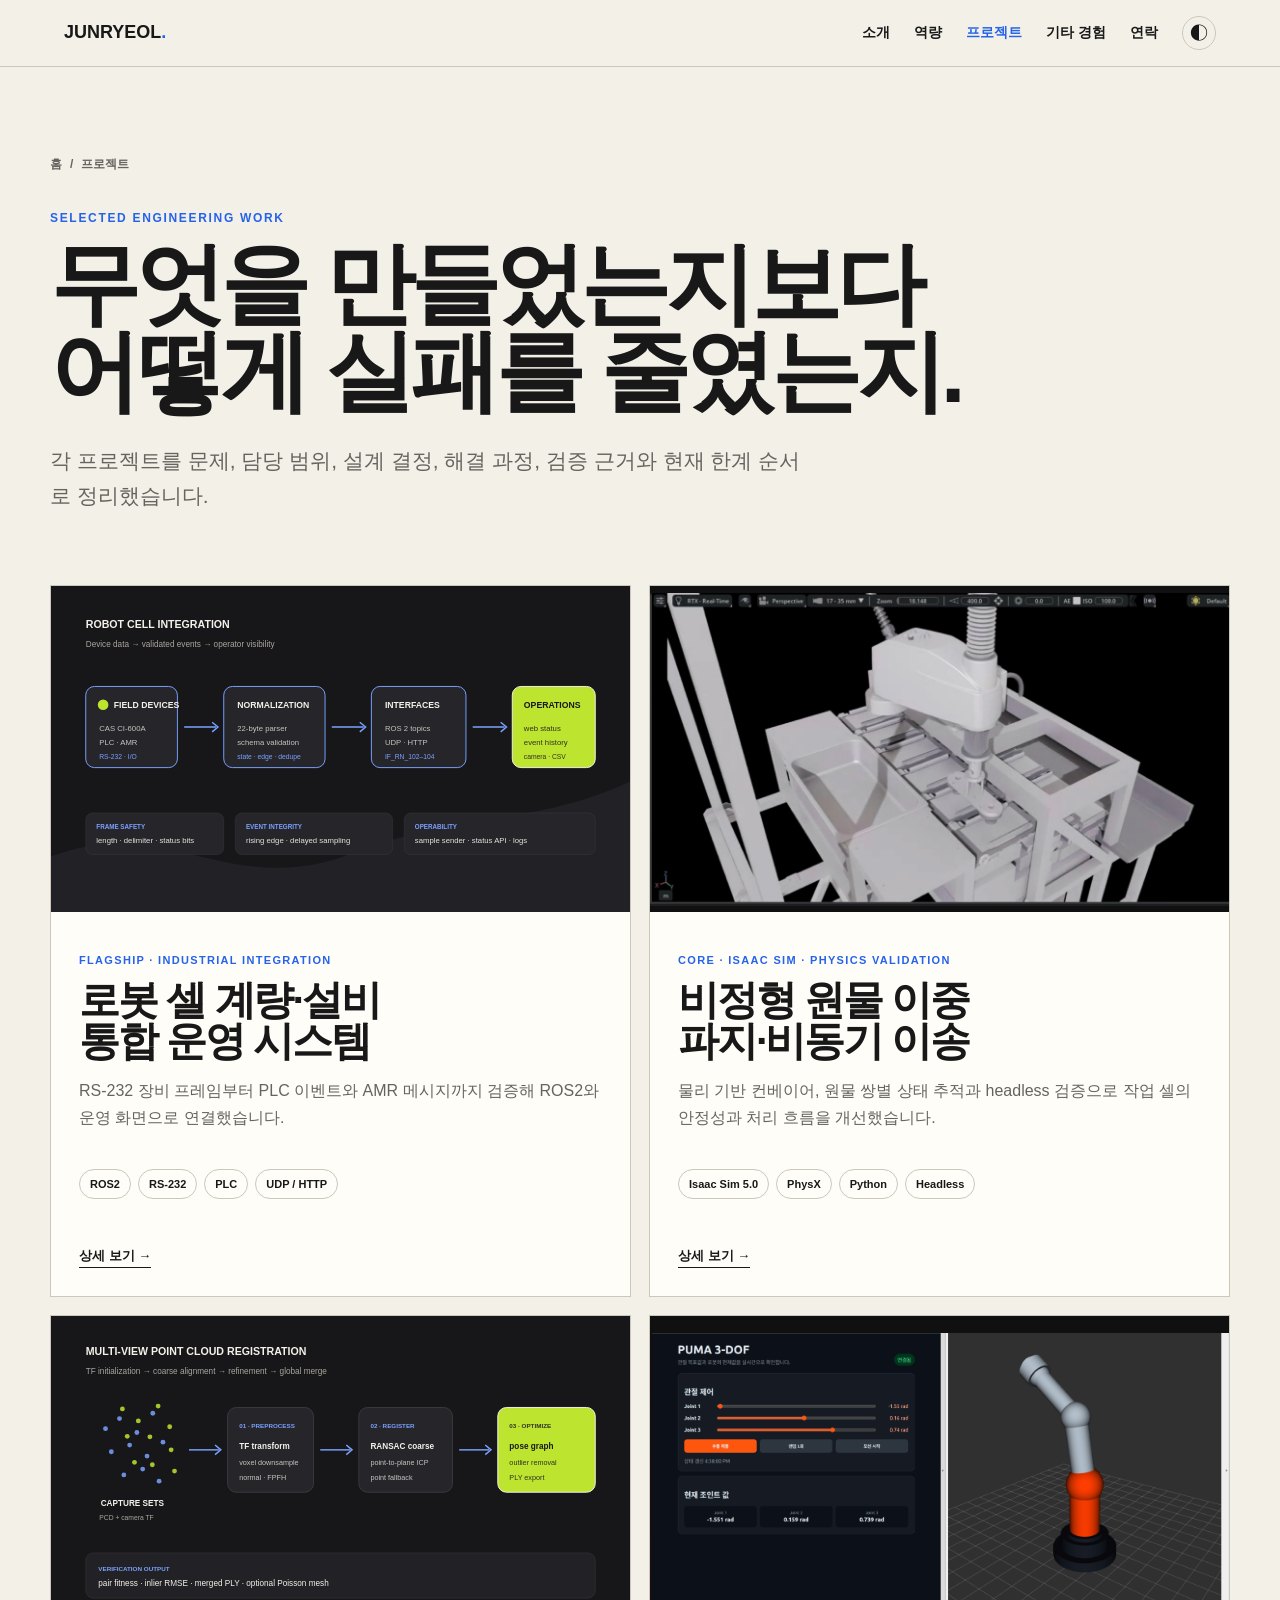
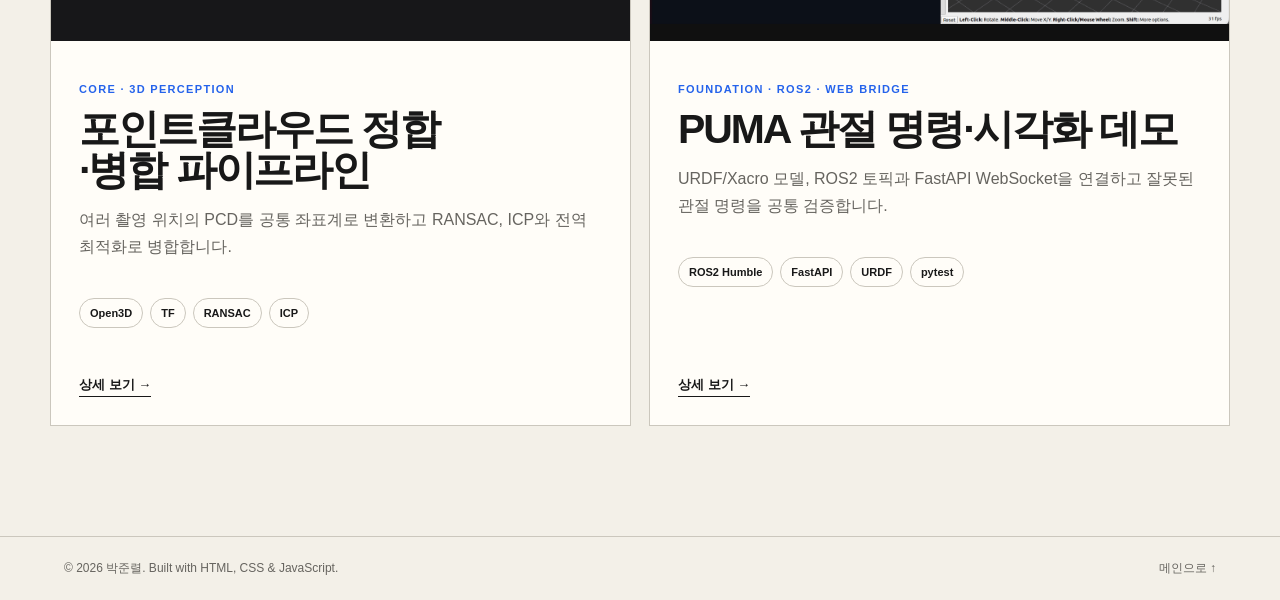
<file: projects/index.html>
<!doctype html>
<html lang="ko">
<head>
  <meta charset="utf-8">
  <meta name="viewport" content="width=device-width, initial-scale=1">
  <meta name="description" content="박준렬의 산업용 장비 통합, Isaac Sim 물리 검증과 3D 센서 처리 프로젝트를 소개합니다.">
  <title>프로젝트 | 박준렬 포트폴리오</title>
  <link rel="stylesheet" href="/css/style.css">
  <link rel="stylesheet" href="/css/project.css">
</head>
<body>
  <header class="site-header">
    <a class="logo" href="/" aria-label="홈으로 이동">JUNRYEOL<span>.</span></a>
    <button class="menu-button" type="button" aria-expanded="false" aria-controls="siteNav">메뉴</button>
    <nav id="siteNav" class="site-nav" aria-label="주요 메뉴">
      <a href="/#about">소개</a><a href="/#skills">역량</a><a href="/projects/" aria-current="page">프로젝트</a><a href="/#other-work">기타 경험</a><a href="/#contact">연락</a>
      <button class="theme-button" type="button" aria-label="색상 테마 변경">◐</button>
    </nav>
  </header>
  <main>
    <section class="page-hero">
      <p class="breadcrumb"><a href="/">홈</a><span>/</span><span>프로젝트</span></p>
      <p class="eyebrow">Selected engineering work</p>
      <h1>무엇을 만들었는지보다<br>어떻게 실패를 줄였는지.</h1>
      <p class="page-lead">각 프로젝트를 문제, 담당 범위, 설계 결정, 해결 과정, 검증 근거와 현재 한계 순서로 정리했습니다.</p>
    </section>
    <section class="project-index-grid" aria-label="프로젝트 목록">
      <article class="project-index-card">
        <img src="/img/integration-architecture.svg" alt="계량기, PLC와 AMR 데이터를 연결하는 운영 시스템 아키텍처" loading="lazy">
        <div class="project-index-copy">
          <p class="project-type">Flagship · Industrial integration</p>
          <h2>로봇 셀 계량·설비 통합 운영 시스템</h2>
          <p>RS-232 장비 프레임부터 PLC 이벤트와 AMR 메시지까지 검증해 ROS2와 운영 화면으로 연결했습니다.</p>
          <ul class="tags"><li>ROS2</li><li>RS-232</li><li>PLC</li><li>UDP / HTTP</li></ul>
          <a class="project-index-link" href="/projects/robot-dashboard/">상세 보기 →</a>
        </div>
      </article>
      <article class="project-index-card">
        <img src="/img/video/food-robot-poster.png" alt="Isaac Sim 비정형 원물 이중 파지와 컨베이어 셀" loading="lazy">
        <div class="project-index-copy">
          <p class="project-type">Core · Isaac Sim · Physics validation</p>
          <h2>비정형 원물 이중 파지·비동기 이송</h2>
          <p>물리 기반 컨베이어, 원물 쌍별 상태 추적과 headless 검증으로 작업 셀의 안정성과 처리 흐름을 개선했습니다.</p>
          <ul class="tags"><li>Isaac Sim 5.0</li><li>PhysX</li><li>Python</li><li>Headless</li></ul>
          <a class="project-index-link" href="/projects/isaac-workcell/">상세 보기 →</a>
        </div>
      </article>
      <article class="project-index-card">
        <img src="/img/pointcloud-pipeline.svg" alt="RANSAC, ICP와 포즈 그래프 기반 포인트클라우드 정합 파이프라인" loading="lazy">
        <div class="project-index-copy">
          <p class="project-type">Core · 3D perception</p>
          <h2>포인트클라우드 정합·병합 파이프라인</h2>
          <p>여러 촬영 위치의 PCD를 공통 좌표계로 변환하고 RANSAC, ICP와 전역 최적화로 병합합니다.</p>
          <ul class="tags"><li>Open3D</li><li>TF</li><li>RANSAC</li><li>ICP</li></ul>
          <a class="project-index-link" href="/projects/pointcloud-registration/">상세 보기 →</a>
        </div>
      </article>
      <article class="project-index-card">
        <img src="/img/puma_img.png" alt="PUMA 3-DOF 관절 명령과 RViz 시각화 화면" loading="lazy">
        <div class="project-index-copy">
          <p class="project-type">Foundation · ROS2 · Web bridge</p>
          <h2>PUMA 관절 명령·시각화 데모</h2>
          <p>URDF/Xacro 모델, ROS2 토픽과 FastAPI WebSocket을 연결하고 잘못된 관절 명령을 공통 검증합니다.</p>
          <ul class="tags"><li>ROS2 Humble</li><li>FastAPI</li><li>URDF</li><li>pytest</li></ul>
          <a class="project-index-link" href="/projects/puma-robot/">상세 보기 →</a>
        </div>
      </article>
    </section>
  </main>
  <footer class="site-footer"><p>© 2026 박준렬. Built with HTML, CSS &amp; JavaScript.</p><a href="/">메인으로 ↑</a></footer>
  <script src="/js/main.js"></script>
</body>
</html>
</file>
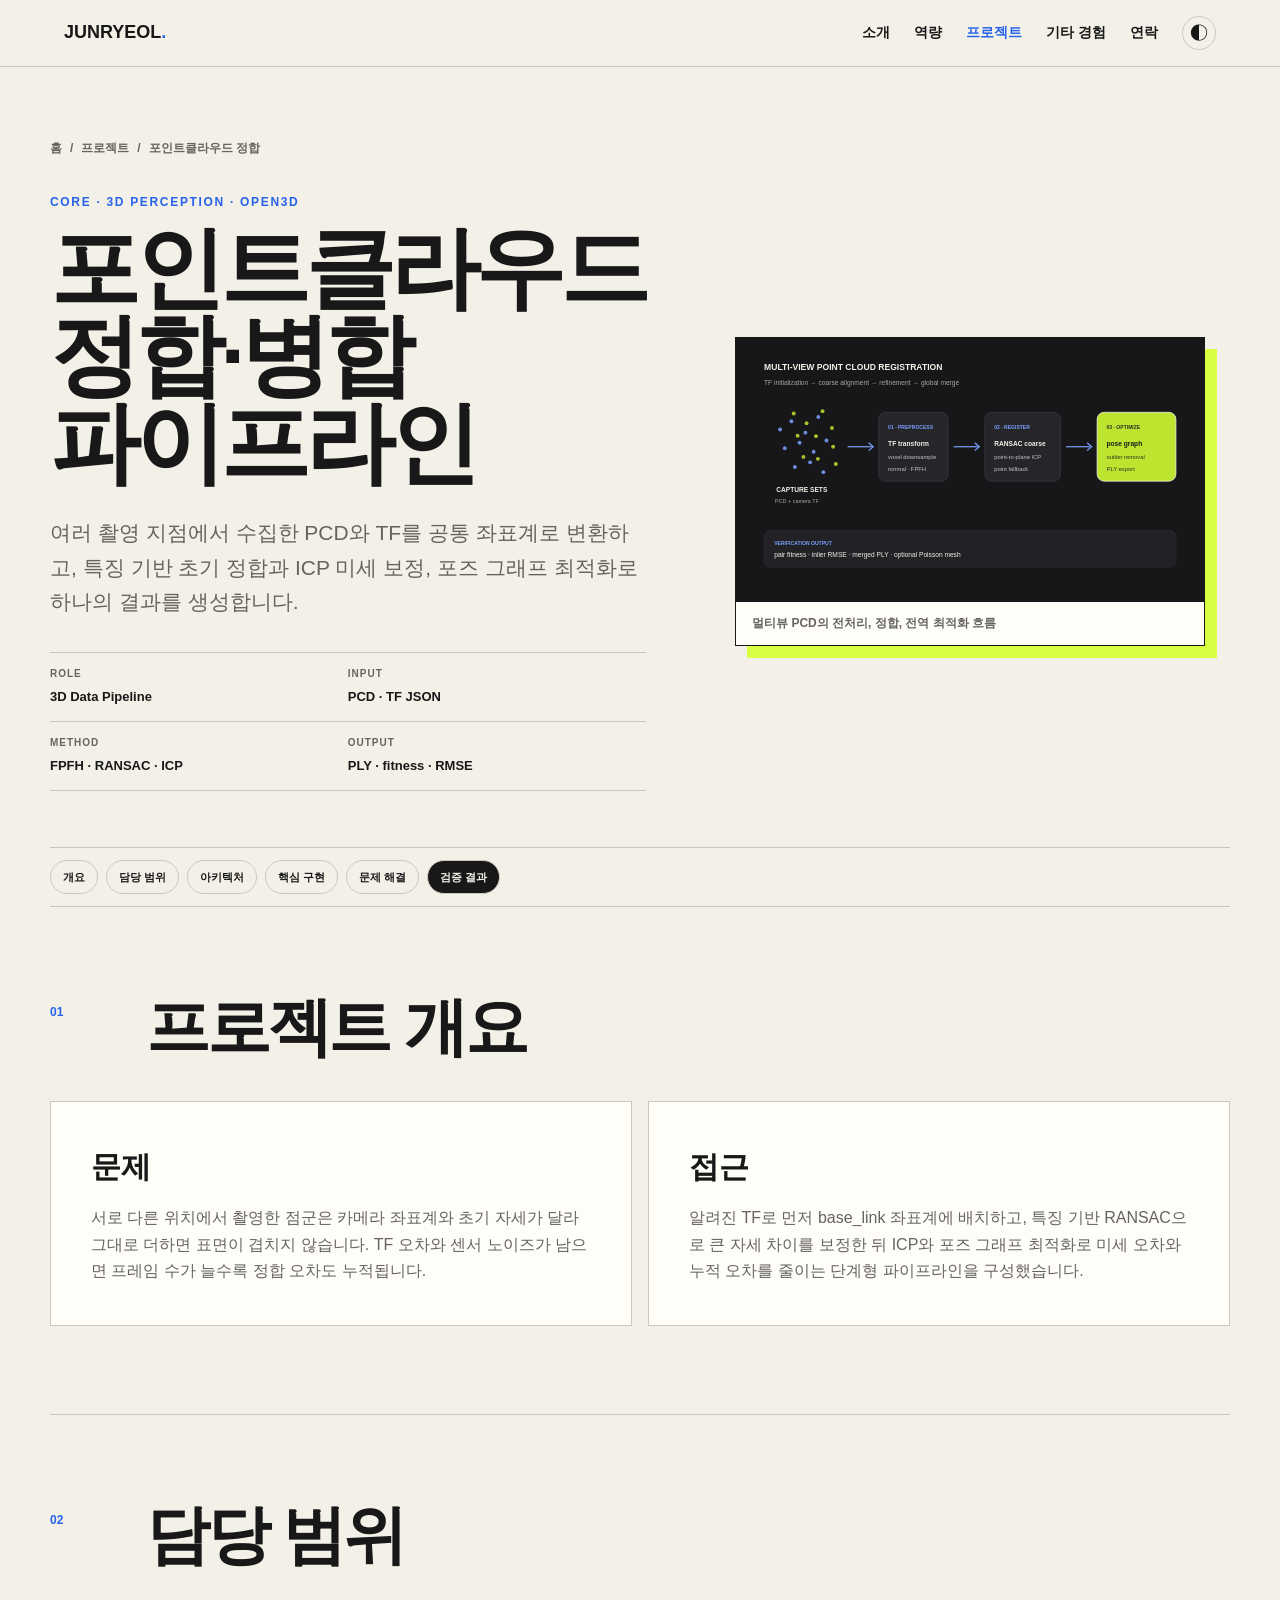
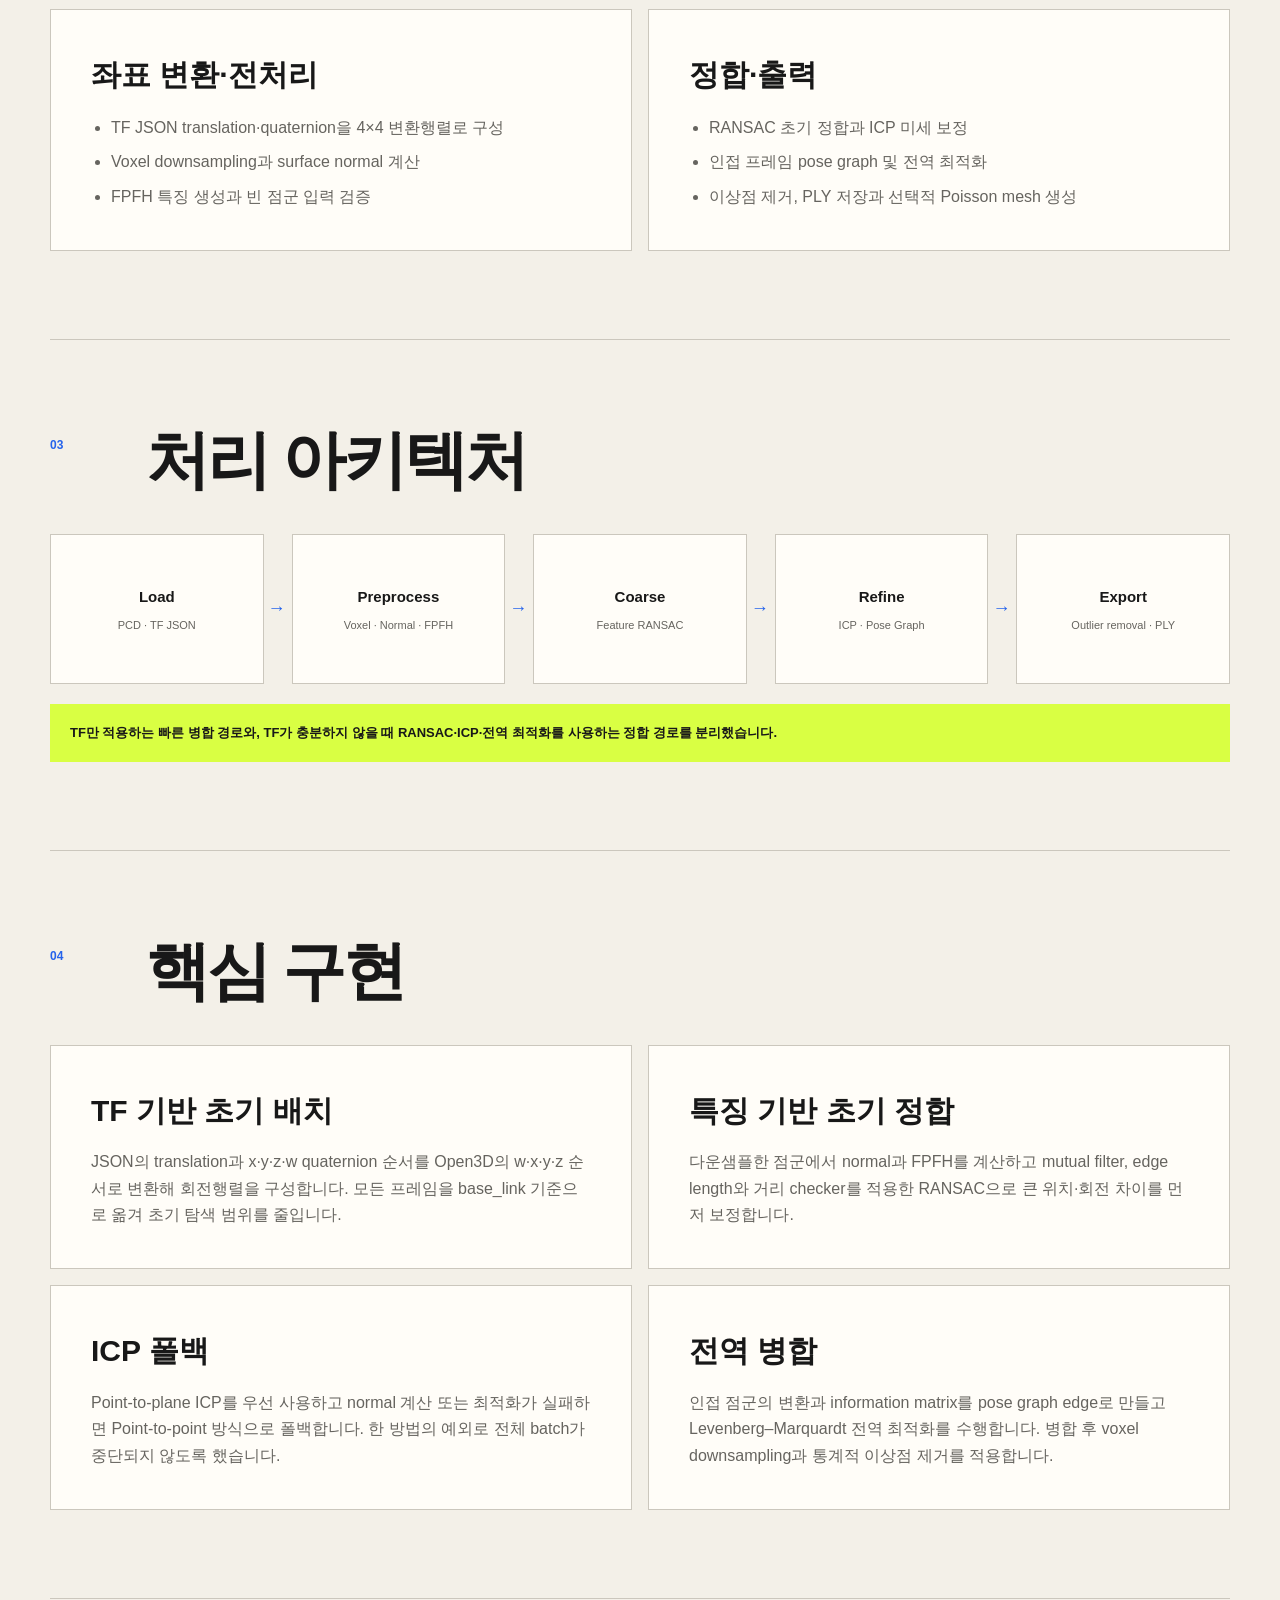
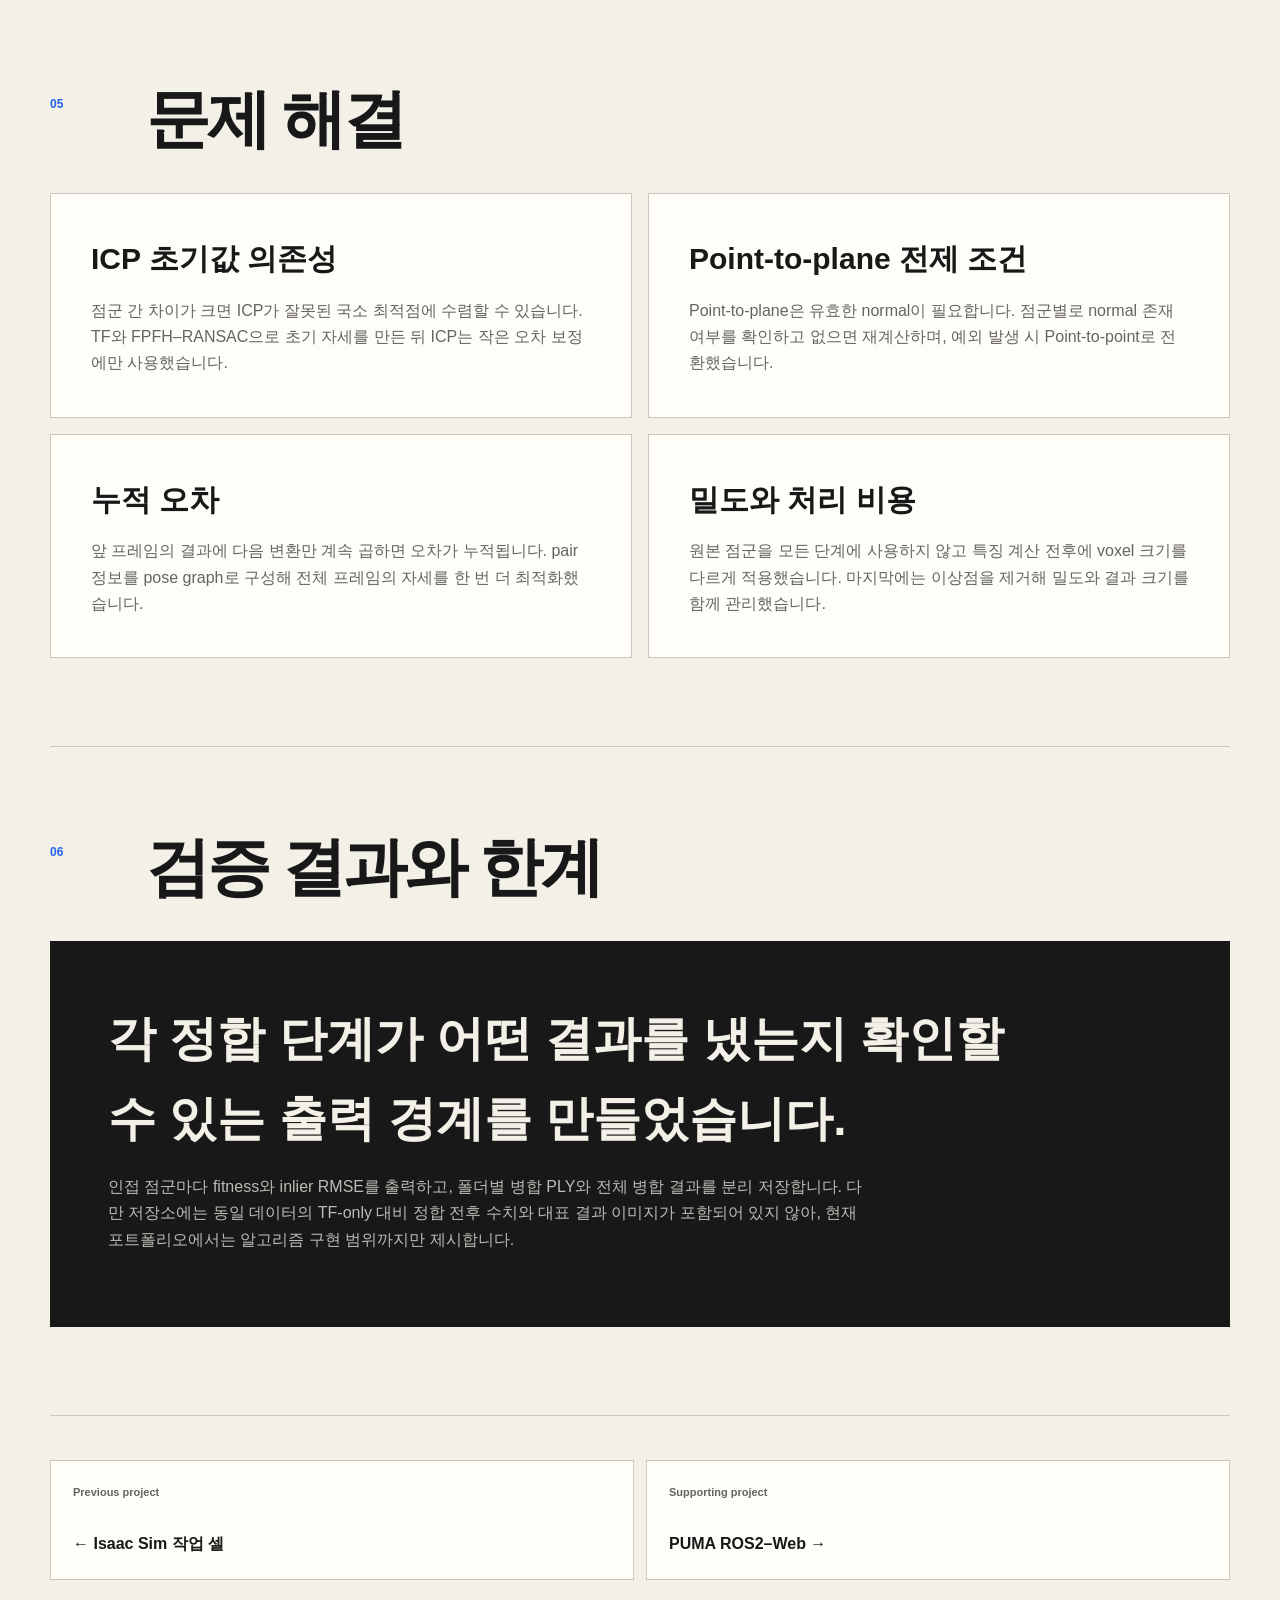
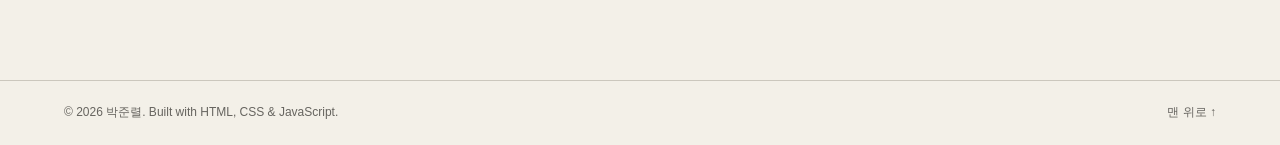
<file: projects/pointcloud-registration/index.html>
<!doctype html>
<html lang="ko">
<head>
  <meta charset="utf-8">
  <meta name="viewport" content="width=device-width, initial-scale=1">
  <meta name="description" content="TF, FPFH, RANSAC, ICP와 포즈 그래프 최적화를 사용한 멀티뷰 포인트클라우드 정합·병합 프로젝트입니다.">
  <title>포인트클라우드 정합·병합 파이프라인 | 박준렬</title>
  <link rel="stylesheet" href="/css/style.css">
  <link rel="stylesheet" href="/css/project.css">
</head>
<body id="top">
  <header class="site-header">
    <a class="logo" href="/" aria-label="홈으로 이동">JUNRYEOL<span>.</span></a>
    <button class="menu-button" type="button" aria-expanded="false" aria-controls="siteNav">메뉴</button>
    <nav id="siteNav" class="site-nav" aria-label="주요 메뉴">
      <a href="/#about">소개</a><a href="/#skills">역량</a><a href="/projects/" aria-current="page">프로젝트</a><a href="/#other-work">기타 경험</a><a href="/#contact">연락</a>
      <button class="theme-button" type="button" aria-label="색상 테마 변경">◐</button>
    </nav>
  </header>
  <main>
    <section class="detail-hero">
      <p class="breadcrumb"><a href="/">홈</a><span>/</span><a href="/projects/">프로젝트</a><span>/</span><span>포인트클라우드 정합</span></p>
      <div class="detail-hero-grid">
        <div>
          <p class="eyebrow">Core · 3D perception · Open3D</p>
          <h1>포인트클라우드 정합·병합 파이프라인</h1>
          <p class="detail-lead">여러 촬영 지점에서 수집한 PCD와 TF를 공통 좌표계로 변환하고, 특징 기반 초기 정합과 ICP 미세 보정, 포즈 그래프 최적화로 하나의 결과를 생성합니다.</p>
          <dl class="project-meta">
            <div><dt>Role</dt><dd>3D Data Pipeline</dd></div>
            <div><dt>Input</dt><dd>PCD · TF JSON</dd></div>
            <div><dt>Method</dt><dd>FPFH · RANSAC · ICP</dd></div>
            <div><dt>Output</dt><dd>PLY · fitness · RMSE</dd></div>
          </dl>
        </div>
        <figure class="detail-media">
          <img src="/img/pointcloud-pipeline.svg" alt="TF, RANSAC, ICP와 포즈 그래프로 구성된 포인트클라우드 정합 파이프라인">
          <figcaption>멀티뷰 PCD의 전처리, 정합, 전역 최적화 흐름</figcaption>
        </figure>
      </div>
    </section>

    <nav class="project-toc" aria-label="프로젝트 상세 메뉴">
      <a href="#overview">개요</a><a href="#role">담당 범위</a><a href="#architecture">아키텍처</a><a href="#implementation">핵심 구현</a><a href="#troubleshooting">문제 해결</a><a href="#results">검증 결과</a>
    </nav>

    <section id="overview" class="detail-section">
      <div class="detail-section-heading"><span>01</span><h2>프로젝트 개요</h2></div>
      <div class="detail-grid">
        <article class="detail-card"><h3>문제</h3><p>서로 다른 위치에서 촬영한 점군은 카메라 좌표계와 초기 자세가 달라 그대로 더하면 표면이 겹치지 않습니다. TF 오차와 센서 노이즈가 남으면 프레임 수가 늘수록 정합 오차도 누적됩니다.</p></article>
        <article class="detail-card"><h3>접근</h3><p>알려진 TF로 먼저 base_link 좌표계에 배치하고, 특징 기반 RANSAC으로 큰 자세 차이를 보정한 뒤 ICP와 포즈 그래프 최적화로 미세 오차와 누적 오차를 줄이는 단계형 파이프라인을 구성했습니다.</p></article>
      </div>
    </section>

    <section id="role" class="detail-section">
      <div class="detail-section-heading"><span>02</span><h2>담당 범위</h2></div>
      <div class="detail-grid">
        <article class="detail-card"><h3>좌표 변환·전처리</h3><ul><li>TF JSON translation·quaternion을 4×4 변환행렬로 구성</li><li>Voxel downsampling과 surface normal 계산</li><li>FPFH 특징 생성과 빈 점군 입력 검증</li></ul></article>
        <article class="detail-card"><h3>정합·출력</h3><ul><li>RANSAC 초기 정합과 ICP 미세 보정</li><li>인접 프레임 pose graph 및 전역 최적화</li><li>이상점 제거, PLY 저장과 선택적 Poisson mesh 생성</li></ul></article>
      </div>
    </section>

    <section id="architecture" class="detail-section">
      <div class="detail-section-heading"><span>03</span><h2>처리 아키텍처</h2></div>
      <ol class="architecture-flow" aria-label="포인트클라우드 정합 처리 흐름">
        <li><strong>Load</strong><span>PCD · TF JSON</span></li>
        <li><strong>Preprocess</strong><span>Voxel · Normal · FPFH</span></li>
        <li><strong>Coarse</strong><span>Feature RANSAC</span></li>
        <li><strong>Refine</strong><span>ICP · Pose Graph</span></li>
        <li><strong>Export</strong><span>Outlier removal · PLY</span></li>
      </ol>
      <p class="architecture-note">TF만 적용하는 빠른 병합 경로와, TF가 충분하지 않을 때 RANSAC·ICP·전역 최적화를 사용하는 정합 경로를 분리했습니다.</p>
    </section>

    <section id="implementation" class="detail-section">
      <div class="detail-section-heading"><span>04</span><h2>핵심 구현</h2></div>
      <div class="detail-grid">
        <article class="detail-card"><h3>TF 기반 초기 배치</h3><p>JSON의 translation과 x·y·z·w quaternion 순서를 Open3D의 w·x·y·z 순서로 변환해 회전행렬을 구성합니다. 모든 프레임을 base_link 기준으로 옮겨 초기 탐색 범위를 줄입니다.</p></article>
        <article class="detail-card"><h3>특징 기반 초기 정합</h3><p>다운샘플한 점군에서 normal과 FPFH를 계산하고 mutual filter, edge length와 거리 checker를 적용한 RANSAC으로 큰 위치·회전 차이를 먼저 보정합니다.</p></article>
        <article class="detail-card"><h3>ICP 폴백</h3><p>Point-to-plane ICP를 우선 사용하고 normal 계산 또는 최적화가 실패하면 Point-to-point 방식으로 폴백합니다. 한 방법의 예외로 전체 batch가 중단되지 않도록 했습니다.</p></article>
        <article class="detail-card"><h3>전역 병합</h3><p>인접 점군의 변환과 information matrix를 pose graph edge로 만들고 Levenberg–Marquardt 전역 최적화를 수행합니다. 병합 후 voxel downsampling과 통계적 이상점 제거를 적용합니다.</p></article>
      </div>
    </section>

    <section id="troubleshooting" class="detail-section">
      <div class="detail-section-heading"><span>05</span><h2>문제 해결</h2></div>
      <div class="detail-grid">
        <article class="detail-card"><h3>ICP 초기값 의존성</h3><p>점군 간 차이가 크면 ICP가 잘못된 국소 최적점에 수렴할 수 있습니다. TF와 FPFH–RANSAC으로 초기 자세를 만든 뒤 ICP는 작은 오차 보정에만 사용했습니다.</p></article>
        <article class="detail-card"><h3>Point-to-plane 전제 조건</h3><p>Point-to-plane은 유효한 normal이 필요합니다. 점군별로 normal 존재 여부를 확인하고 없으면 재계산하며, 예외 발생 시 Point-to-point로 전환했습니다.</p></article>
        <article class="detail-card"><h3>누적 오차</h3><p>앞 프레임의 결과에 다음 변환만 계속 곱하면 오차가 누적됩니다. pair 정보를 pose graph로 구성해 전체 프레임의 자세를 한 번 더 최적화했습니다.</p></article>
        <article class="detail-card"><h3>밀도와 처리 비용</h3><p>원본 점군을 모든 단계에 사용하지 않고 특징 계산 전후에 voxel 크기를 다르게 적용했습니다. 마지막에는 이상점을 제거해 밀도와 결과 크기를 함께 관리했습니다.</p></article>
      </div>
    </section>

    <section id="results" class="detail-section">
      <div class="detail-section-heading"><span>06</span><h2>검증 결과와 한계</h2></div>
      <div class="detail-callout">
        <h3>각 정합 단계가 어떤 결과를 냈는지 확인할 수 있는 출력 경계를 만들었습니다.</h3>
        <p>인접 점군마다 fitness와 inlier RMSE를 출력하고, 폴더별 병합 PLY와 전체 병합 결과를 분리 저장합니다. 다만 저장소에는 동일 데이터의 TF-only 대비 정합 전후 수치와 대표 결과 이미지가 포함되어 있지 않아, 현재 포트폴리오에서는 알고리즘 구현 범위까지만 제시합니다.</p>
      </div>
    </section>

    <nav class="project-pagination" aria-label="다른 프로젝트">
      <a href="/projects/isaac-workcell/"><span>Previous project</span>← Isaac Sim 작업 셀</a>
      <a href="/projects/puma-robot/"><span>Supporting project</span>PUMA ROS2–Web →</a>
    </nav>
  </main>
  <footer class="site-footer"><p>© 2026 박준렬. Built with HTML, CSS &amp; JavaScript.</p><a href="#top">맨 위로 ↑</a></footer>
  <script src="/js/main.js"></script>
</body>
</html>
</file>
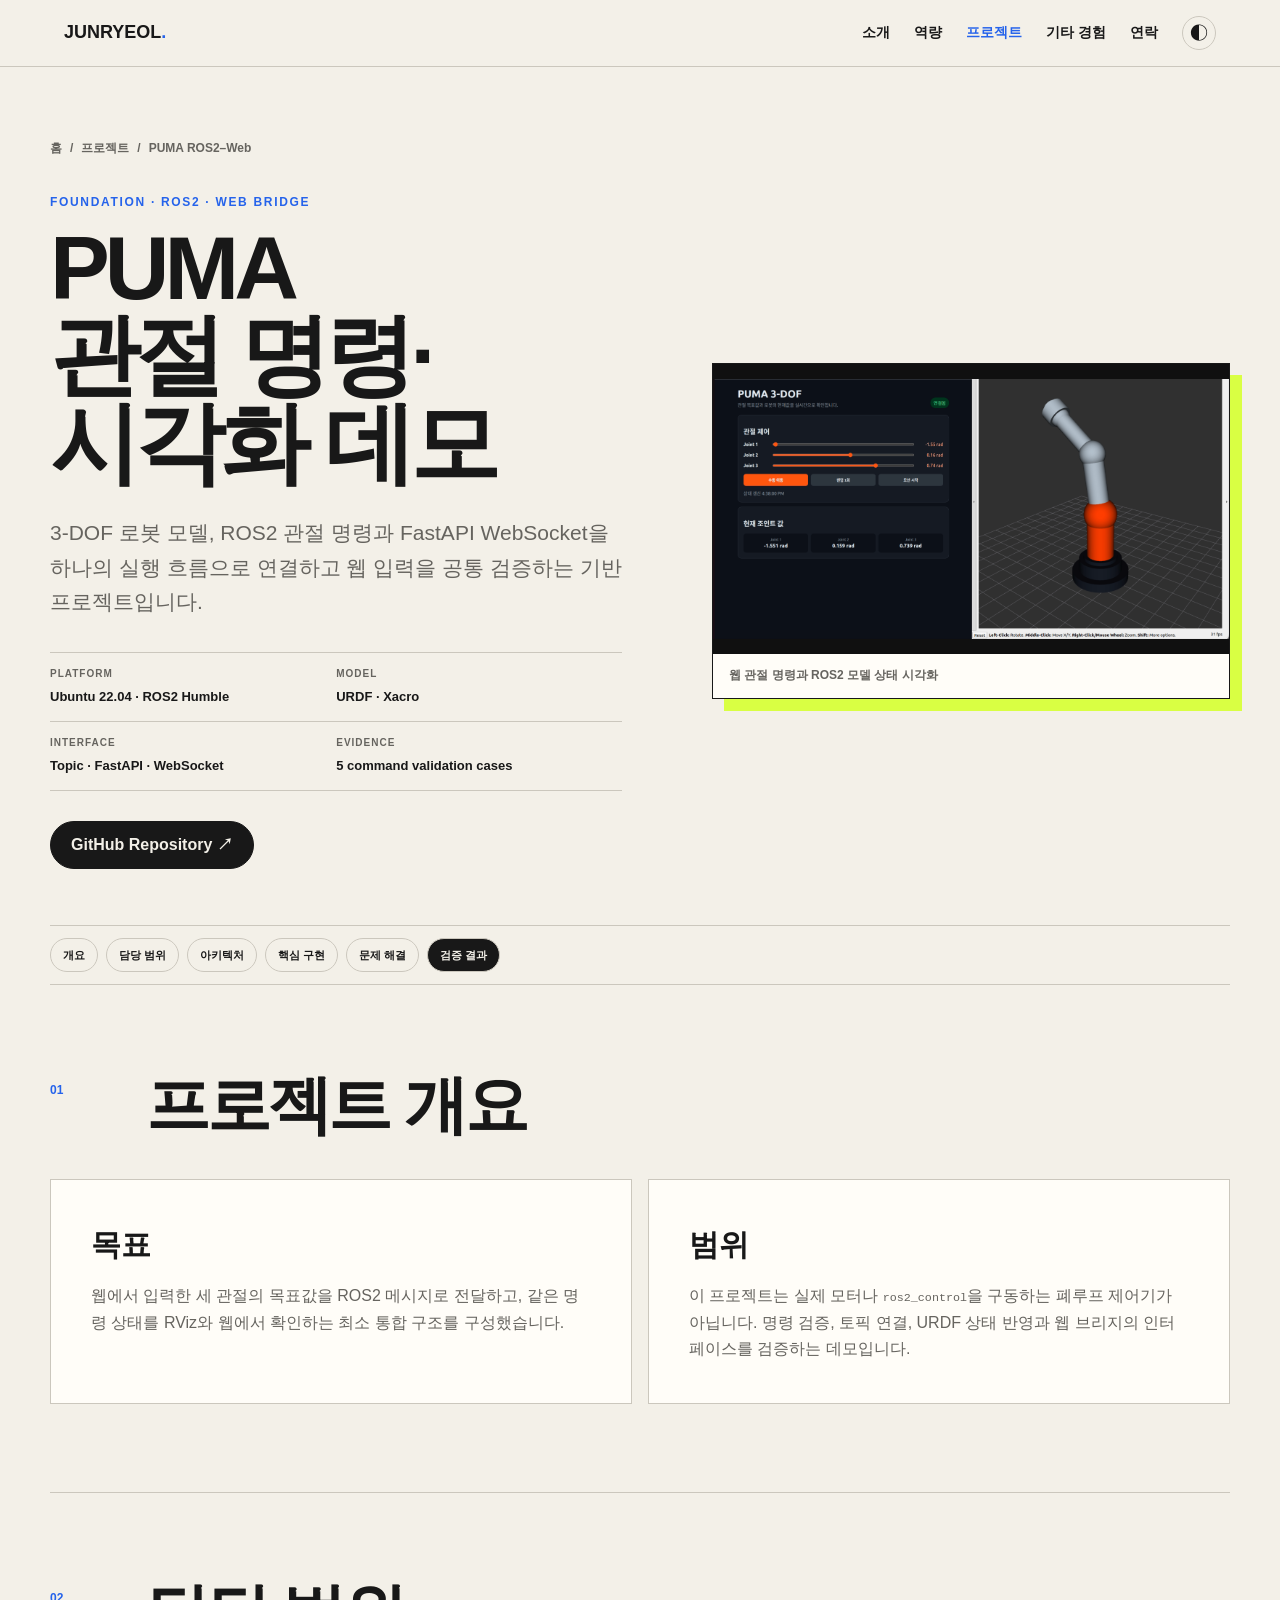
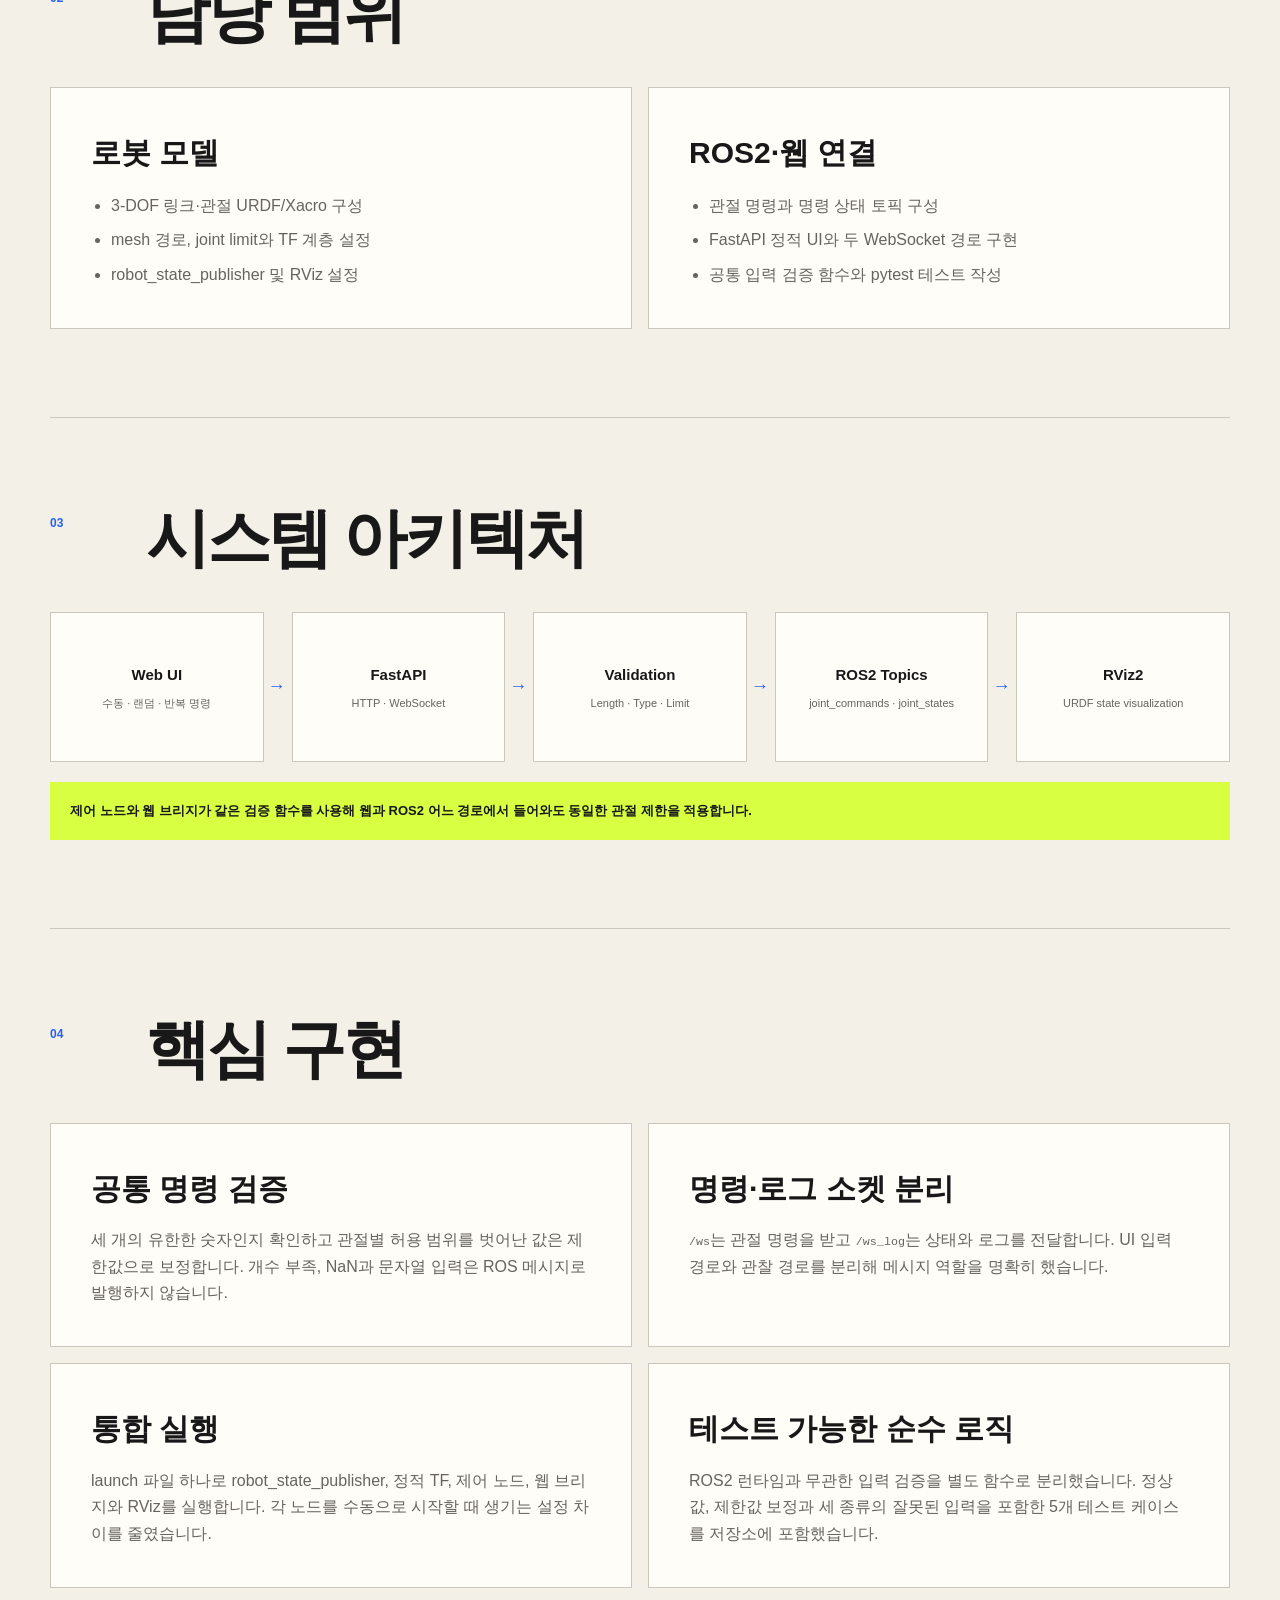
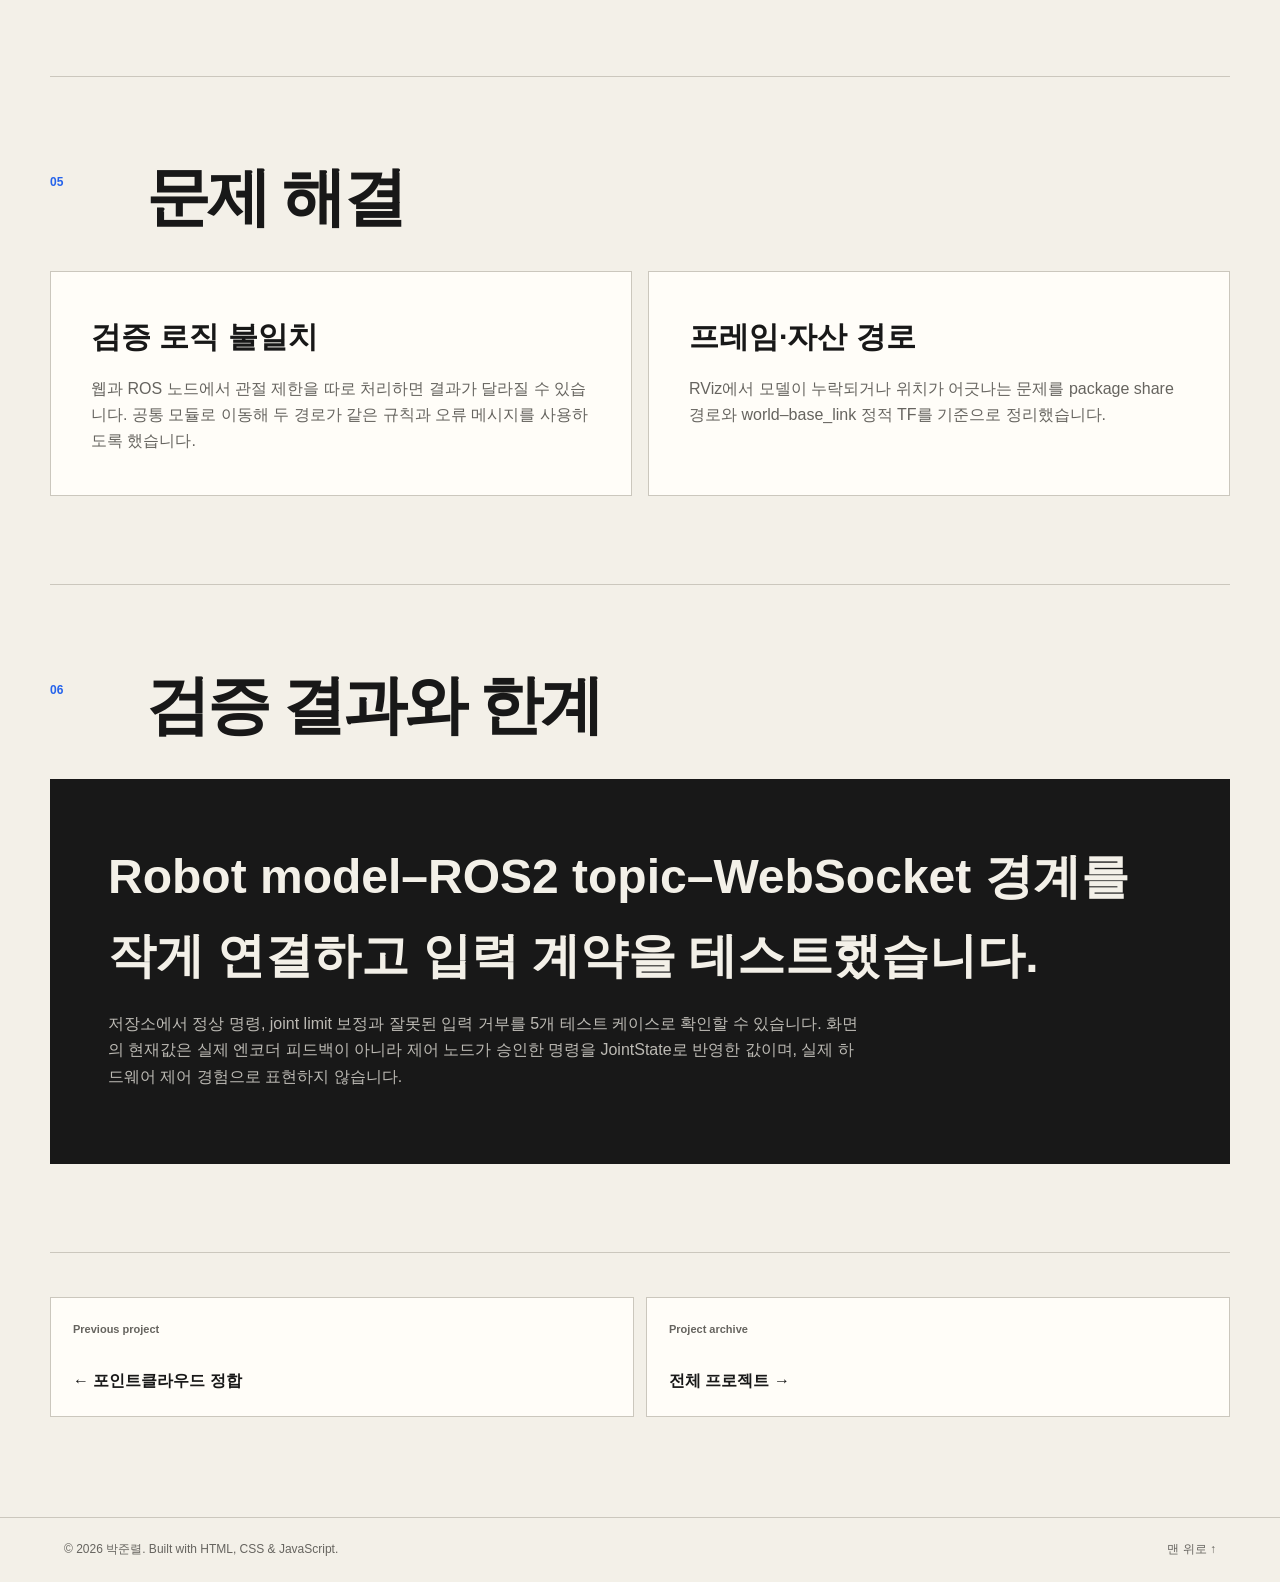
<file: projects/puma-robot/index.html>
<!doctype html>
<html lang="ko">
<head>
  <meta charset="utf-8">
  <meta name="viewport" content="width=device-width, initial-scale=1">
  <meta name="description" content="URDF/Xacro 모델, ROS2 관절 명령과 FastAPI WebSocket을 연결한 PUMA 3-DOF 시각화 데모입니다.">
  <title>PUMA ROS2–Web 관절 명령 시각화 | 박준렬</title>
  <link rel="stylesheet" href="/css/style.css">
  <link rel="stylesheet" href="/css/project.css">
</head>
<body id="top">
  <header class="site-header">
    <a class="logo" href="/" aria-label="홈으로 이동">JUNRYEOL<span>.</span></a>
    <button class="menu-button" type="button" aria-expanded="false" aria-controls="siteNav">메뉴</button>
    <nav id="siteNav" class="site-nav" aria-label="주요 메뉴">
      <a href="/#about">소개</a><a href="/#skills">역량</a><a href="/projects/" aria-current="page">프로젝트</a><a href="/#other-work">기타 경험</a><a href="/#contact">연락</a>
      <button class="theme-button" type="button" aria-label="색상 테마 변경">◐</button>
    </nav>
  </header>
  <main>
    <section class="detail-hero">
      <p class="breadcrumb"><a href="/">홈</a><span>/</span><a href="/projects/">프로젝트</a><span>/</span><span>PUMA ROS2–Web</span></p>
      <div class="detail-hero-grid">
        <div>
          <p class="eyebrow">Foundation · ROS2 · Web bridge</p>
          <h1>PUMA 관절 명령·시각화 데모</h1>
          <p class="detail-lead">3-DOF 로봇 모델, ROS2 관절 명령과 FastAPI WebSocket을 하나의 실행 흐름으로 연결하고 웹 입력을 공통 검증하는 기반 프로젝트입니다.</p>
          <dl class="project-meta">
            <div><dt>Platform</dt><dd>Ubuntu 22.04 · ROS2 Humble</dd></div>
            <div><dt>Model</dt><dd>URDF · Xacro</dd></div>
            <div><dt>Interface</dt><dd>Topic · FastAPI · WebSocket</dd></div>
            <div><dt>Evidence</dt><dd>5 command validation cases</dd></div>
          </dl>
          <div class="project-actions"><a class="button primary" href="https://github.com/utf-404/3DOF-Puma_Robot" target="_blank" rel="noreferrer">GitHub Repository ↗</a></div>
        </div>
        <figure class="detail-media">
          <img src="/img/puma_img.png" alt="관절 명령 화면과 RViz PUMA 모델을 함께 표시한 데모">
          <figcaption>웹 관절 명령과 ROS2 모델 상태 시각화</figcaption>
        </figure>
      </div>
    </section>

    <nav class="project-toc" aria-label="프로젝트 상세 메뉴">
      <a href="#overview">개요</a><a href="#role">담당 범위</a><a href="#architecture">아키텍처</a><a href="#implementation">핵심 구현</a><a href="#troubleshooting">문제 해결</a><a href="#results">검증 결과</a>
    </nav>

    <section id="overview" class="detail-section">
      <div class="detail-section-heading"><span>01</span><h2>프로젝트 개요</h2></div>
      <div class="detail-grid">
        <article class="detail-card"><h3>목표</h3><p>웹에서 입력한 세 관절의 목표값을 ROS2 메시지로 전달하고, 같은 명령 상태를 RViz와 웹에서 확인하는 최소 통합 구조를 구성했습니다.</p></article>
        <article class="detail-card"><h3>범위</h3><p>이 프로젝트는 실제 모터나 <code>ros2_control</code>을 구동하는 폐루프 제어기가 아닙니다. 명령 검증, 토픽 연결, URDF 상태 반영과 웹 브리지의 인터페이스를 검증하는 데모입니다.</p></article>
      </div>
    </section>

    <section id="role" class="detail-section">
      <div class="detail-section-heading"><span>02</span><h2>담당 범위</h2></div>
      <div class="detail-grid">
        <article class="detail-card"><h3>로봇 모델</h3><ul><li>3-DOF 링크·관절 URDF/Xacro 구성</li><li>mesh 경로, joint limit와 TF 계층 설정</li><li>robot_state_publisher 및 RViz 설정</li></ul></article>
        <article class="detail-card"><h3>ROS2·웹 연결</h3><ul><li>관절 명령과 명령 상태 토픽 구성</li><li>FastAPI 정적 UI와 두 WebSocket 경로 구현</li><li>공통 입력 검증 함수와 pytest 테스트 작성</li></ul></article>
      </div>
    </section>

    <section id="architecture" class="detail-section">
      <div class="detail-section-heading"><span>03</span><h2>시스템 아키텍처</h2></div>
      <ol class="architecture-flow" aria-label="웹 관절 명령에서 RViz 시각화로 이어지는 흐름">
        <li><strong>Web UI</strong><span>수동 · 랜덤 · 반복 명령</span></li>
        <li><strong>FastAPI</strong><span>HTTP · WebSocket</span></li>
        <li><strong>Validation</strong><span>Length · Type · Limit</span></li>
        <li><strong>ROS2 Topics</strong><span>joint_commands · joint_states</span></li>
        <li><strong>RViz2</strong><span>URDF state visualization</span></li>
      </ol>
      <p class="architecture-note">제어 노드와 웹 브리지가 같은 검증 함수를 사용해 웹과 ROS2 어느 경로에서 들어와도 동일한 관절 제한을 적용합니다.</p>
    </section>

    <section id="implementation" class="detail-section">
      <div class="detail-section-heading"><span>04</span><h2>핵심 구현</h2></div>
      <div class="detail-grid">
        <article class="detail-card"><h3>공통 명령 검증</h3><p>세 개의 유한한 숫자인지 확인하고 관절별 허용 범위를 벗어난 값은 제한값으로 보정합니다. 개수 부족, NaN과 문자열 입력은 ROS 메시지로 발행하지 않습니다.</p></article>
        <article class="detail-card"><h3>명령·로그 소켓 분리</h3><p><code>/ws</code>는 관절 명령을 받고 <code>/ws_log</code>는 상태와 로그를 전달합니다. UI 입력 경로와 관찰 경로를 분리해 메시지 역할을 명확히 했습니다.</p></article>
        <article class="detail-card"><h3>통합 실행</h3><p>launch 파일 하나로 robot_state_publisher, 정적 TF, 제어 노드, 웹 브리지와 RViz를 실행합니다. 각 노드를 수동으로 시작할 때 생기는 설정 차이를 줄였습니다.</p></article>
        <article class="detail-card"><h3>테스트 가능한 순수 로직</h3><p>ROS2 런타임과 무관한 입력 검증을 별도 함수로 분리했습니다. 정상값, 제한값 보정과 세 종류의 잘못된 입력을 포함한 5개 테스트 케이스를 저장소에 포함했습니다.</p></article>
      </div>
    </section>

    <section id="troubleshooting" class="detail-section">
      <div class="detail-section-heading"><span>05</span><h2>문제 해결</h2></div>
      <div class="detail-grid">
        <article class="detail-card"><h3>검증 로직 불일치</h3><p>웹과 ROS 노드에서 관절 제한을 따로 처리하면 결과가 달라질 수 있습니다. 공통 모듈로 이동해 두 경로가 같은 규칙과 오류 메시지를 사용하도록 했습니다.</p></article>
        <article class="detail-card"><h3>프레임·자산 경로</h3><p>RViz에서 모델이 누락되거나 위치가 어긋나는 문제를 package share 경로와 world–base_link 정적 TF를 기준으로 정리했습니다.</p></article>
      </div>
    </section>

    <section id="results" class="detail-section">
      <div class="detail-section-heading"><span>06</span><h2>검증 결과와 한계</h2></div>
      <div class="detail-callout">
        <h3>Robot model–ROS2 topic–WebSocket 경계를 작게 연결하고 입력 계약을 테스트했습니다.</h3>
        <p>저장소에서 정상 명령, joint limit 보정과 잘못된 입력 거부를 5개 테스트 케이스로 확인할 수 있습니다. 화면의 현재값은 실제 엔코더 피드백이 아니라 제어 노드가 승인한 명령을 JointState로 반영한 값이며, 실제 하드웨어 제어 경험으로 표현하지 않습니다.</p>
      </div>
    </section>

    <nav class="project-pagination" aria-label="다른 프로젝트">
      <a href="/projects/pointcloud-registration/"><span>Previous project</span>← 포인트클라우드 정합</a>
      <a href="/projects/"><span>Project archive</span>전체 프로젝트 →</a>
    </nav>
  </main>
  <footer class="site-footer"><p>© 2026 박준렬. Built with HTML, CSS &amp; JavaScript.</p><a href="#top">맨 위로 ↑</a></footer>
  <script src="/js/main.js"></script>
</body>
</html>
</file>
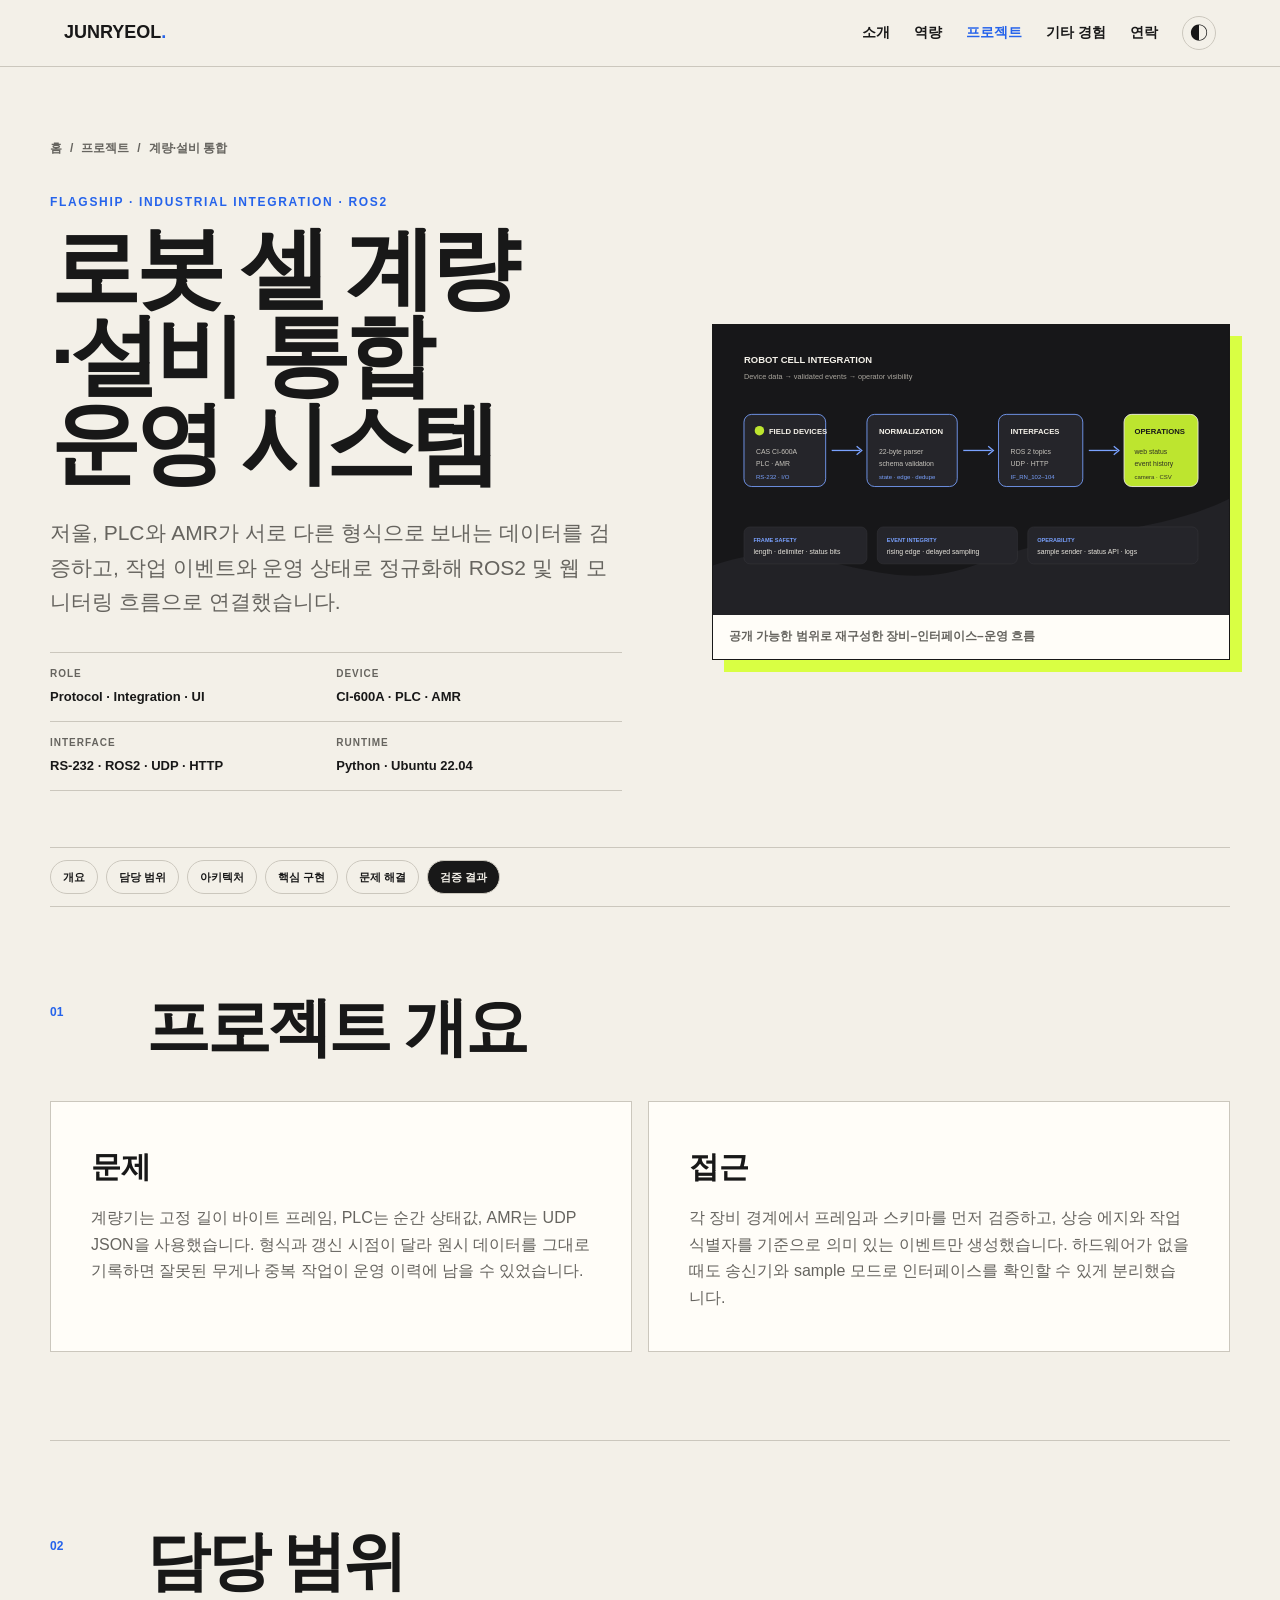
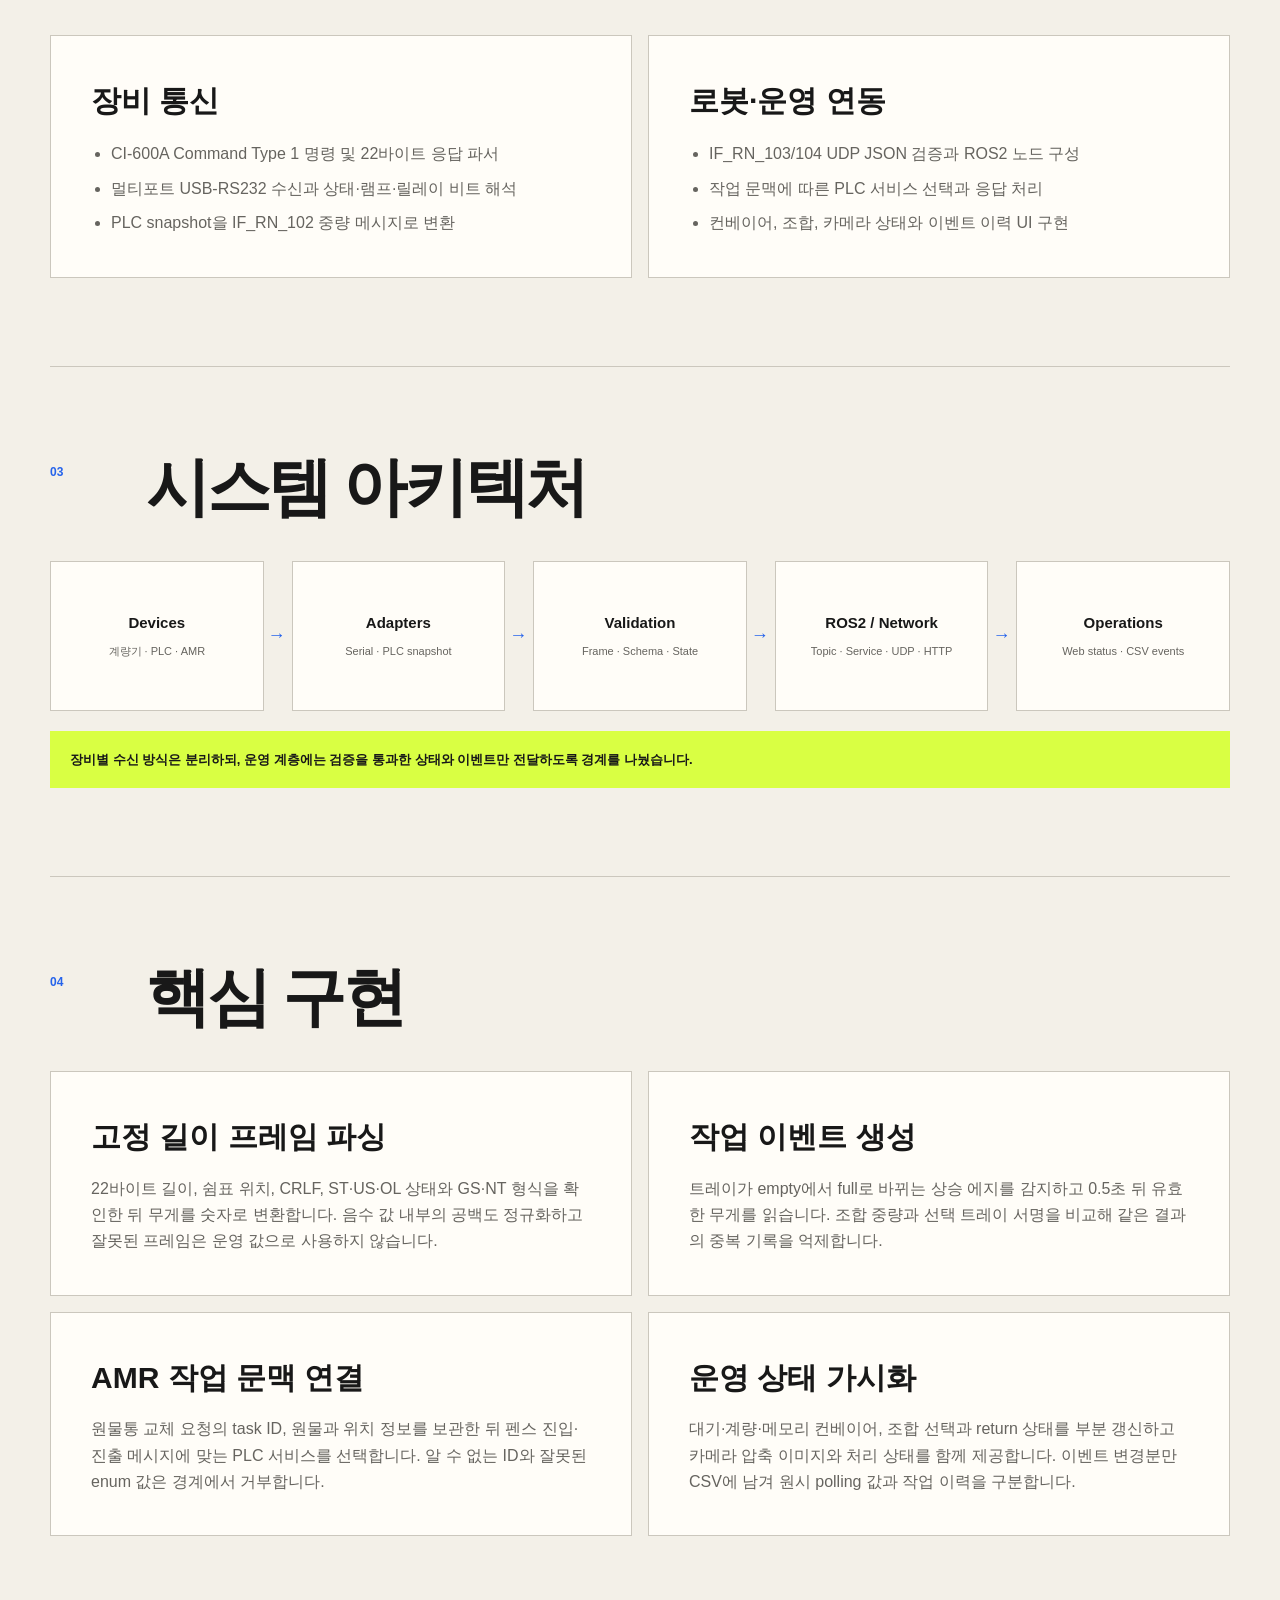
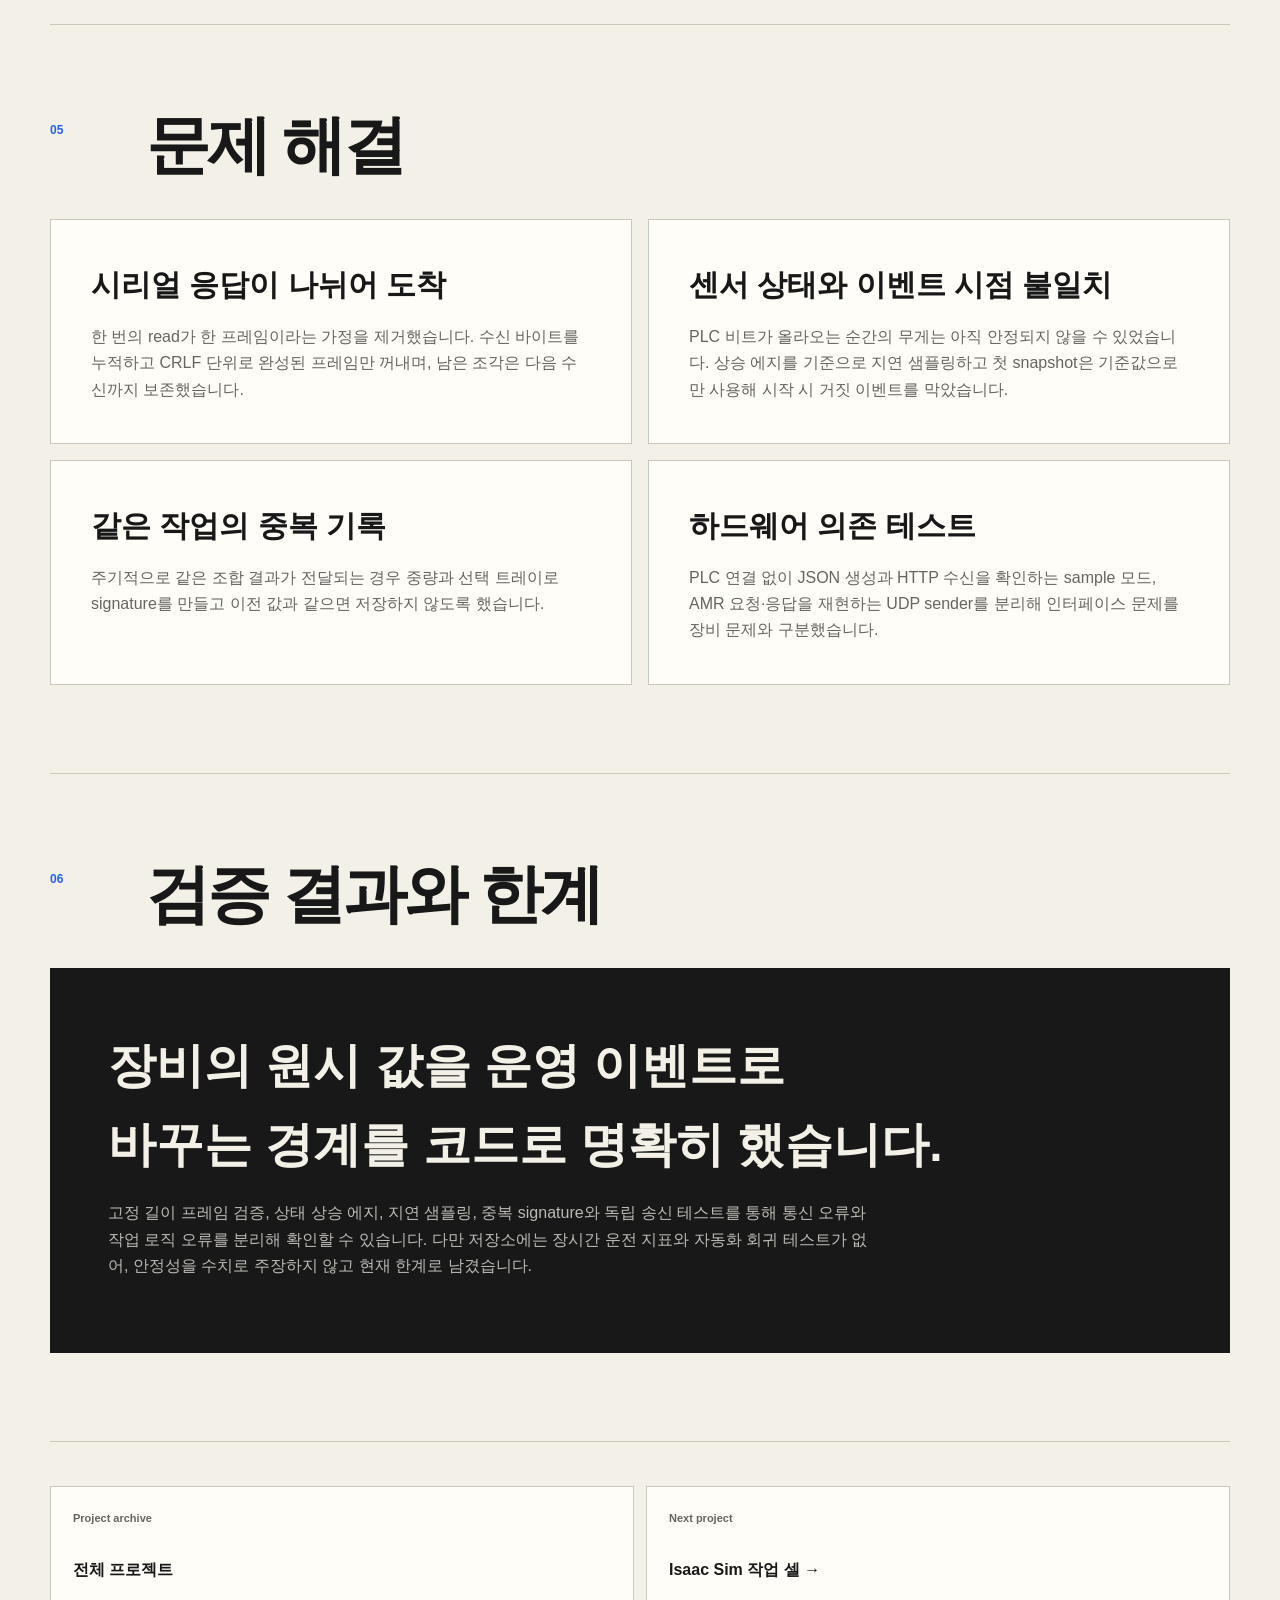
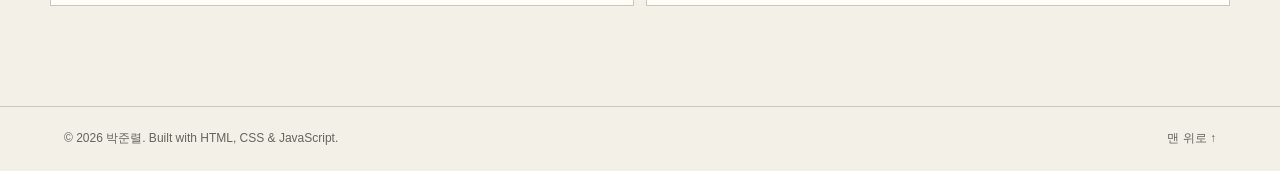
<file: projects/robot-dashboard/index.html>
<!doctype html>
<html lang="ko">
<head>
  <meta charset="utf-8">
  <meta name="viewport" content="width=device-width, initial-scale=1">
  <meta name="description" content="RS-232 계량기, PLC와 AMR 데이터를 ROS2 및 웹 운영 흐름으로 연결한 로봇 셀 통합 프로젝트입니다.">
  <title>로봇 셀 계량·설비 통합 운영 시스템 | 박준렬</title>
  <link rel="stylesheet" href="/css/style.css">
  <link rel="stylesheet" href="/css/project.css">
</head>
<body id="top">
  <header class="site-header">
    <a class="logo" href="/" aria-label="홈으로 이동">JUNRYEOL<span>.</span></a>
    <button class="menu-button" type="button" aria-expanded="false" aria-controls="siteNav">메뉴</button>
    <nav id="siteNav" class="site-nav" aria-label="주요 메뉴">
      <a href="/#about">소개</a><a href="/#skills">역량</a><a href="/projects/" aria-current="page">프로젝트</a><a href="/#other-work">기타 경험</a><a href="/#contact">연락</a>
      <button class="theme-button" type="button" aria-label="색상 테마 변경">◐</button>
    </nav>
  </header>
  <main>
    <section class="detail-hero">
      <p class="breadcrumb"><a href="/">홈</a><span>/</span><a href="/projects/">프로젝트</a><span>/</span><span>계량·설비 통합</span></p>
      <div class="detail-hero-grid">
        <div>
          <p class="eyebrow">Flagship · Industrial integration · ROS2</p>
          <h1>로봇 셀 계량·설비 통합 운영 시스템</h1>
          <p class="detail-lead">저울, PLC와 AMR가 서로 다른 형식으로 보내는 데이터를 검증하고, 작업 이벤트와 운영 상태로 정규화해 ROS2 및 웹 모니터링 흐름으로 연결했습니다.</p>
          <dl class="project-meta">
            <div><dt>Role</dt><dd>Protocol · Integration · UI</dd></div>
            <div><dt>Device</dt><dd>CI-600A · PLC · AMR</dd></div>
            <div><dt>Interface</dt><dd>RS-232 · ROS2 · UDP · HTTP</dd></div>
            <div><dt>Runtime</dt><dd>Python · Ubuntu 22.04</dd></div>
          </dl>
        </div>
        <figure class="detail-media">
          <img src="/img/integration-architecture.svg" alt="계량기와 PLC, AMR 데이터를 검증해 운영 화면으로 전달하는 아키텍처">
          <figcaption>공개 가능한 범위로 재구성한 장비–인터페이스–운영 흐름</figcaption>
        </figure>
      </div>
    </section>

    <nav class="project-toc" aria-label="프로젝트 상세 메뉴">
      <a href="#overview">개요</a><a href="#role">담당 범위</a><a href="#architecture">아키텍처</a><a href="#implementation">핵심 구현</a><a href="#troubleshooting">문제 해결</a><a href="#results">검증 결과</a>
    </nav>

    <section id="overview" class="detail-section">
      <div class="detail-section-heading"><span>01</span><h2>프로젝트 개요</h2></div>
      <div class="detail-grid">
        <article class="detail-card"><h3>문제</h3><p>계량기는 고정 길이 바이트 프레임, PLC는 순간 상태값, AMR는 UDP JSON을 사용했습니다. 형식과 갱신 시점이 달라 원시 데이터를 그대로 기록하면 잘못된 무게나 중복 작업이 운영 이력에 남을 수 있었습니다.</p></article>
        <article class="detail-card"><h3>접근</h3><p>각 장비 경계에서 프레임과 스키마를 먼저 검증하고, 상승 에지와 작업 식별자를 기준으로 의미 있는 이벤트만 생성했습니다. 하드웨어가 없을 때도 송신기와 sample 모드로 인터페이스를 확인할 수 있게 분리했습니다.</p></article>
      </div>
    </section>

    <section id="role" class="detail-section">
      <div class="detail-section-heading"><span>02</span><h2>담당 범위</h2></div>
      <div class="detail-grid">
        <article class="detail-card"><h3>장비 통신</h3><ul><li>CI-600A Command Type 1 명령 및 22바이트 응답 파서</li><li>멀티포트 USB-RS232 수신과 상태·램프·릴레이 비트 해석</li><li>PLC snapshot을 IF_RN_102 중량 메시지로 변환</li></ul></article>
        <article class="detail-card"><h3>로봇·운영 연동</h3><ul><li>IF_RN_103/104 UDP JSON 검증과 ROS2 노드 구성</li><li>작업 문맥에 따른 PLC 서비스 선택과 응답 처리</li><li>컨베이어, 조합, 카메라 상태와 이벤트 이력 UI 구현</li></ul></article>
      </div>
    </section>

    <section id="architecture" class="detail-section">
      <div class="detail-section-heading"><span>03</span><h2>시스템 아키텍처</h2></div>
      <ol class="architecture-flow" aria-label="산업용 장비 데이터 처리 흐름">
        <li><strong>Devices</strong><span>계량기 · PLC · AMR</span></li>
        <li><strong>Adapters</strong><span>Serial · PLC snapshot</span></li>
        <li><strong>Validation</strong><span>Frame · Schema · State</span></li>
        <li><strong>ROS2 / Network</strong><span>Topic · Service · UDP · HTTP</span></li>
        <li><strong>Operations</strong><span>Web status · CSV events</span></li>
      </ol>
      <p class="architecture-note">장비별 수신 방식은 분리하되, 운영 계층에는 검증을 통과한 상태와 이벤트만 전달하도록 경계를 나눴습니다.</p>
    </section>

    <section id="implementation" class="detail-section">
      <div class="detail-section-heading"><span>04</span><h2>핵심 구현</h2></div>
      <div class="detail-grid">
        <article class="detail-card"><h3>고정 길이 프레임 파싱</h3><p>22바이트 길이, 쉼표 위치, CRLF, ST·US·OL 상태와 GS·NT 형식을 확인한 뒤 무게를 숫자로 변환합니다. 음수 값 내부의 공백도 정규화하고 잘못된 프레임은 운영 값으로 사용하지 않습니다.</p></article>
        <article class="detail-card"><h3>작업 이벤트 생성</h3><p>트레이가 empty에서 full로 바뀌는 상승 에지를 감지하고 0.5초 뒤 유효한 무게를 읽습니다. 조합 중량과 선택 트레이 서명을 비교해 같은 결과의 중복 기록을 억제합니다.</p></article>
        <article class="detail-card"><h3>AMR 작업 문맥 연결</h3><p>원물통 교체 요청의 task ID, 원물과 위치 정보를 보관한 뒤 펜스 진입·진출 메시지에 맞는 PLC 서비스를 선택합니다. 알 수 없는 ID와 잘못된 enum 값은 경계에서 거부합니다.</p></article>
        <article class="detail-card"><h3>운영 상태 가시화</h3><p>대기·계량·메모리 컨베이어, 조합 선택과 return 상태를 부분 갱신하고 카메라 압축 이미지와 처리 상태를 함께 제공합니다. 이벤트 변경분만 CSV에 남겨 원시 polling 값과 작업 이력을 구분합니다.</p></article>
      </div>
    </section>

    <section id="troubleshooting" class="detail-section">
      <div class="detail-section-heading"><span>05</span><h2>문제 해결</h2></div>
      <div class="detail-grid">
        <article class="detail-card"><h3>시리얼 응답이 나뉘어 도착</h3><p>한 번의 read가 한 프레임이라는 가정을 제거했습니다. 수신 바이트를 누적하고 CRLF 단위로 완성된 프레임만 꺼내며, 남은 조각은 다음 수신까지 보존했습니다.</p></article>
        <article class="detail-card"><h3>센서 상태와 이벤트 시점 불일치</h3><p>PLC 비트가 올라오는 순간의 무게는 아직 안정되지 않을 수 있었습니다. 상승 에지를 기준으로 지연 샘플링하고 첫 snapshot은 기준값으로만 사용해 시작 시 거짓 이벤트를 막았습니다.</p></article>
        <article class="detail-card"><h3>같은 작업의 중복 기록</h3><p>주기적으로 같은 조합 결과가 전달되는 경우 중량과 선택 트레이로 signature를 만들고 이전 값과 같으면 저장하지 않도록 했습니다.</p></article>
        <article class="detail-card"><h3>하드웨어 의존 테스트</h3><p>PLC 연결 없이 JSON 생성과 HTTP 수신을 확인하는 sample 모드, AMR 요청·응답을 재현하는 UDP sender를 분리해 인터페이스 문제를 장비 문제와 구분했습니다.</p></article>
      </div>
    </section>

    <section id="results" class="detail-section">
      <div class="detail-section-heading"><span>06</span><h2>검증 결과와 한계</h2></div>
      <div class="detail-callout">
        <h3>장비의 원시 값을 운영 이벤트로 바꾸는 경계를 코드로 명확히 했습니다.</h3>
        <p>고정 길이 프레임 검증, 상태 상승 에지, 지연 샘플링, 중복 signature와 독립 송신 테스트를 통해 통신 오류와 작업 로직 오류를 분리해 확인할 수 있습니다. 다만 저장소에는 장시간 운전 지표와 자동화 회귀 테스트가 없어, 안정성을 수치로 주장하지 않고 현재 한계로 남겼습니다.</p>
      </div>
    </section>

    <nav class="project-pagination" aria-label="다른 프로젝트">
      <a href="/projects/"><span>Project archive</span>전체 프로젝트</a>
      <a href="/projects/isaac-workcell/"><span>Next project</span>Isaac Sim 작업 셀 →</a>
    </nav>
  </main>
  <footer class="site-footer"><p>© 2026 박준렬. Built with HTML, CSS &amp; JavaScript.</p><a href="#top">맨 위로 ↑</a></footer>
  <script src="/js/main.js"></script>
</body>
</html>
</file>
<file: css/style.css>
:root{--bg:#f3f0e8;--panel:#fffdf8;--text:#181818;--muted:#66645f;--line:#cbc7bd;--accent:#2563eb;--lime:#d9ff43;--purple:#7558ff;--header:rgba(243,240,232,.9)}
*{box-sizing:border-box}html{scroll-behavior:smooth}body{margin:0;background:var(--bg);color:var(--text);font-family:Arial,"Noto Sans KR",sans-serif;line-height:1.65;transition:background .2s,color .2s}body.dark{--bg:#151515;--panel:#202020;--text:#f4f1e9;--muted:#aaa69e;--line:#3b3b38;--accent:#7aa2ff;--header:rgba(21,21,21,.9);--lime:#bde52f}a{color:inherit;text-decoration:none}button{color:inherit}code{font-size:.9em}.site-header{position:sticky;top:0;z-index:20;display:flex;align-items:center;justify-content:space-between;padding:16px clamp(20px,5vw,72px);background:var(--header);border-bottom:1px solid var(--line);backdrop-filter:blur(12px)}.logo{font-size:18px;font-weight:900}.logo span,.eyebrow{color:var(--accent)}.site-nav{display:flex;align-items:center;gap:24px;font-size:14px;font-weight:800}.site-nav a:hover{color:var(--accent)}.theme-button,.menu-button{border:1px solid var(--line);background:transparent;border-radius:50%;cursor:pointer}.theme-button{width:34px;height:34px;font-size:18px}.menu-button{display:none;padding:7px 12px;border-radius:99px;font-weight:800}main{width:min(1180px,calc(100% - 40px));margin:auto}.hero{position:relative;display:grid;grid-template-columns:1.35fr .65fr;align-items:center;gap:clamp(32px,7vw,100px);min-height:calc(100vh - 68px);padding:72px 0 90px}.eyebrow{margin:0 0 12px;font-size:12px;font-weight:900;letter-spacing:.14em;text-transform:uppercase}.hero h1{margin:0 0 28px;font-size:clamp(46px,5.6vw,74px);line-height:.98;letter-spacing:-.055em}.hero h1 span{color:var(--accent)}.hero-text{max-width:650px;margin:0;color:var(--muted);font-size:18px}.hero-actions{display:flex;flex-wrap:wrap;gap:12px;margin-top:30px}.button{display:inline-flex;align-items:center;justify-content:center;min-height:48px;padding:0 20px;border:1px solid var(--text);border-radius:99px;font-weight:900;transition:transform .15s,box-shadow .15s}.button:hover{transform:translate(-3px,-3px);box-shadow:4px 4px 0 var(--text)}.primary{background:var(--text);color:var(--bg)}.secondary{background:var(--lime);color:#181818}.hero-visual{transform:rotate(3deg)}.portrait-placeholder{display:grid;place-items:center;aspect-ratio:4/5;background:var(--purple);border:2px solid var(--text);box-shadow:14px 14px 0 var(--lime)}.portrait-placeholder span{color:#fff;font-size:clamp(42px,6vw,74px);font-weight:900;line-height:.84;letter-spacing:-.07em}.hero-visual p{margin:26px 0 0;text-align:center;color:var(--muted);font-size:12px}.scroll-hint{position:absolute;bottom:24px;left:0;font-size:11px;font-weight:900;letter-spacing:.14em}.section{padding:100px 0;border-top:1px solid var(--line);scroll-margin-top:68px}.section-heading{display:flex;gap:24px;align-items:flex-start;margin-bottom:54px}.section-number{margin:1px 0 0;font:900 12px/1 Arial;color:var(--muted)}h1,h2,h3{word-break:keep-all;overflow-wrap:break-word;text-wrap:balance}h2{margin:0;font-size:clamp(38px,5vw,68px);line-height:1;letter-spacing:-.05em}h3{margin:0}.about-grid{display:grid;grid-template-columns:1fr 1fr;gap:clamp(40px,8vw,120px)}.lead-text{margin:0;font-size:clamp(26px,3.5vw,44px);font-weight:800;line-height:1.25;letter-spacing:-.035em}.about-copy>p{margin:0 0 18px;color:var(--muted)}.quick-info{margin:38px 0 0}.quick-info div{display:grid;grid-template-columns:100px 1fr;padding:12px 0;border-top:1px solid var(--line)}.quick-info dt{color:var(--muted);font-size:12px;font-weight:900;text-transform:uppercase}.quick-info dd{margin:0;font-weight:800}.status-dot{display:inline-block;width:8px;height:8px;margin-right:7px;border-radius:50%;background:#25bd65;box-shadow:0 0 0 4px rgba(37,189,101,.15)}.skill-grid{display:grid;grid-template-columns:repeat(3,1fr);gap:14px}.skill-card{min-height:360px;padding:28px;background:var(--panel);border:1px solid var(--line);display:flex;flex-direction:column}.skill-card.featured{background:var(--lime);color:#181818;transform:translateY(-14px)}.skill-card>span{font-size:12px;font-weight:900}.skill-card h3{margin:60px 0 18px;font-size:30px}.skill-card p{color:var(--muted)}.featured p{color:#454a2b}.skill-card ul{padding:0;margin:auto 0 0;list-style:none;font-weight:800}.skill-card li{padding:7px 0;border-top:1px solid var(--line)}.project-list{display:grid;gap:86px}.project-card{display:grid;grid-template-columns:1fr 1fr;gap:clamp(32px,6vw,80px);align-items:center}.project-card.reverse .project-visual{order:2}.project-visual{display:grid;place-items:center;aspect-ratio:16/9;border:1px solid var(--text);overflow:hidden}.project-visual span{font-size:clamp(72px,12vw,160px);font-weight:900;letter-spacing:-.08em}.project-one{background:#5b7cfa}.project-two{background:#765cff;color:white}.project-three{background:var(--lime);color:#181818}.project-type{color:var(--accent);font-size:11px;font-weight:900;text-transform:uppercase;letter-spacing:.12em}.project-copy h3{font-size:clamp(28px,3.4vw,44px);line-height:1.1;letter-spacing:-.04em}.project-copy>p:not(.project-type){color:var(--muted)}.tags{display:flex;flex-wrap:wrap;gap:7px;padding:0;margin:22px 0;list-style:none}.tags li{padding:5px 10px;border:1px solid var(--line);border-radius:99px;font-size:11px;font-weight:800}.project-links{display:flex;gap:20px;font-size:13px;font-weight:900}.project-links a{border-bottom:1px solid}.process-list{display:grid;grid-template-columns:repeat(4,1fr);padding:0;margin:0;list-style:none;border-top:1px solid var(--line)}.process-list li{min-height:220px;padding:22px;border-right:1px solid var(--line);display:flex;flex-direction:column;justify-content:space-between}.process-list li:first-child{border-left:1px solid var(--line)}.process-list span{color:var(--accent);font-size:12px;font-weight:900}.process-list h3{font-size:22px}.process-list p{margin:8px 0 0;color:var(--muted);font-size:14px}.contact-section{padding:130px 0;text-align:center;border-top:1px solid var(--line)}.contact-section h2{font-size:clamp(43px,7vw,92px)}.contact-mail{display:inline-block;margin:42px 0 32px;padding-bottom:3px;border-bottom:2px solid;font-size:clamp(18px,2.4vw,28px);font-weight:900}.social-links{display:flex;justify-content:center;gap:24px;font-size:13px;font-weight:800}.site-footer{display:flex;justify-content:space-between;gap:20px;padding:22px clamp(20px,5vw,72px);border-top:1px solid var(--line);color:var(--muted);font-size:12px}.site-footer p{margin:0}
@media(max-width:800px){.menu-button{display:block}.site-nav{display:none;position:absolute;top:100%;left:0;right:0;padding:22px;background:var(--panel);border-bottom:1px solid var(--line);flex-direction:column;align-items:flex-start}.site-nav.open{display:flex}.hero{grid-template-columns:1fr;padding-top:50px}.hero h1{font-size:clamp(34px,10vw,54px)}.hero-visual{width:min(80%,380px);margin:auto}.scroll-hint{display:none}.about-grid,.project-card{grid-template-columns:1fr}.skill-grid{grid-template-columns:1fr}.skill-card.featured{transform:none}.project-card.reverse .project-visual{order:0}.process-list{grid-template-columns:1fr 1fr}.process-list li:nth-child(3){border-left:1px solid var(--line)}.section{padding:72px 0}}
@media(max-width:480px){main{width:min(100% - 28px,1180px)}.hero{min-height:auto}.hero-actions{flex-direction:column}.button{width:100%}.section-heading{gap:14px}.process-list{grid-template-columns:1fr}.process-list li,.process-list li:nth-child(3){border-left:1px solid var(--line)}.site-footer{flex-direction:column}.contact-section{padding:90px 0}.social-links{flex-wrap:wrap}}
@media(prefers-reduced-motion:reduce){html{scroll-behavior:auto}*,*::before,*::after{transition:none!important}}

.site-nav a[aria-current="page"]{color:var(--accent)}

/* Portfolio profile and additional project variations */
.profile-photo{overflow:hidden;margin:0;background:var(--panel);border:2px solid var(--text);box-shadow:14px 14px 0 var(--lime)}
.profile-photo img{display:block;width:100%;aspect-ratio:4/5;object-fit:cover;object-position:center top}
.profile-photo figcaption{padding:13px 16px;color:var(--muted);font-size:12px;font-weight:800;text-align:center}
.project-four{background:#2f9d78;color:#fff}
.project-five{background:#ffd15c;color:#181818}

/* Interactive capability cards */
.skill-card{position:relative;transition:background-color .25s ease,color .25s ease,transform .25s ease,box-shadow .25s ease}
.skill-card:is(:hover,:focus-visible){z-index:2;background:var(--lime);color:#181818;transform:translateY(-12px) scale(1.025);box-shadow:0 18px 36px rgba(24,24,24,.14);outline:none}
.skill-card:is(:hover,:focus-visible) p{color:#454a2b}
.skill-card:focus-visible{box-shadow:0 0 0 3px var(--accent),0 18px 36px rgba(24,24,24,.14)}

/* Project prioritization and supporting work */
.section-intro{max-width:720px;margin:-26px 0 54px;color:var(--muted);font-size:17px;word-break:keep-all;overflow-wrap:break-word;text-wrap:pretty}
.quick-info{display:grid;grid-template-columns:100px 1fr}
.quick-info dt,.quick-info dd{padding:12px 0;border-top:1px solid var(--line)}
.project-visual img,.project-visual video{display:block;width:100%;height:100%;object-fit:cover}
.project-card.reverse .project-media{order:2}
.project-media{margin:0;overflow:hidden;background:#101010;border:1px solid var(--text)}
.project-media img,.project-media video{display:block;width:100%;aspect-ratio:16/9;background:#101010;object-fit:contain}
.project-media figcaption{display:flex;align-items:center;justify-content:space-between;gap:16px;padding:12px 16px;background:var(--panel);color:var(--muted);font-size:12px;font-weight:800}
.project-media figcaption span{color:var(--accent);font-size:11px;letter-spacing:.12em}
.scenario-list{display:grid;margin:24px 0;border-top:1px solid var(--line)}
.scenario-list div{display:grid;grid-template-columns:88px 1fr;gap:14px;padding:11px 0;border-bottom:1px solid var(--line)}
.scenario-list strong{color:var(--accent);font-size:12px;letter-spacing:.08em;text-transform:uppercase}
.scenario-list span{color:var(--muted);font-size:13px}
.subproject-card{display:grid;grid-template-columns:1fr 1fr;overflow:hidden;background:var(--panel);border:1px solid var(--line)}
.subproject-media{display:flex;margin:0;background:#101010;flex-direction:column;justify-content:center}
.subproject-media img,.subproject-media video{display:block;width:100%;aspect-ratio:16/9;background:#101010;object-fit:contain}
.subproject-media figcaption{display:flex;align-items:center;justify-content:space-between;gap:16px;padding:12px 16px;background:var(--lime);color:#181818;font-size:12px;font-weight:800}
.subproject-media figcaption span{font-size:10px;letter-spacing:.12em}
.subproject-index{display:flex;min-height:390px;padding:30px;background:var(--lime);color:#181818;flex-direction:column;justify-content:space-between}
.subproject-index span{font-size:12px;font-weight:900;letter-spacing:.16em}
.subproject-index strong{font-size:clamp(90px,13vw,180px);line-height:.78;letter-spacing:-.1em}
.subproject-copy{padding:clamp(28px,5vw,64px)}
.subproject-copy h3{font-size:clamp(28px,3.4vw,44px);line-height:1.1;letter-spacing:-.04em}
.subproject-copy>p:not(.project-type){color:var(--muted)}
.supporting-grid{display:grid;grid-template-columns:repeat(3,1fr);gap:14px}
.supporting-card{display:flex;min-height:280px;padding:26px;background:var(--panel);border:1px solid var(--line);flex-direction:column}
.supporting-card>span{color:var(--accent);font-size:12px;font-weight:900}
.supporting-type{margin:40px 0 8px;color:var(--accent);font-size:11px;font-weight:900;letter-spacing:.1em;text-transform:uppercase}
.supporting-card h3{font-size:24px;line-height:1.2;letter-spacing:-.03em}
.supporting-card>p:not(.supporting-type){margin:14px 0 0;color:var(--muted);font-size:14px}
.supporting-link{align-self:flex-start;margin-top:auto;padding-top:22px;border-bottom:1px solid;font-size:12px;font-weight:900}
.supporting-links{display:flex;flex-wrap:wrap;gap:14px;margin-top:auto;padding-top:22px;font-size:12px;font-weight:900}
.supporting-links a{border-bottom:1px solid}

@media(max-width:800px){.section-intro{margin-top:-24px}.project-card.reverse .project-media{order:0}.subproject-card{grid-template-columns:1fr}.subproject-index{min-height:210px}.supporting-grid{grid-template-columns:1fr 1fr}}
@media(max-width:480px){.section-intro{margin-bottom:38px;font-size:15px}.scenario-list div{grid-template-columns:1fr;gap:2px}.subproject-media figcaption{align-items:flex-start;flex-direction:column;gap:2px}.subproject-index{min-height:180px;padding:24px}.subproject-copy{padding:26px 22px}.supporting-grid{grid-template-columns:1fr}.supporting-card{min-height:240px}}
</file>
<file: css/project.css>
.page-hero {
  padding: 88px 0 72px;
}

.breadcrumb {
  display: flex;
  flex-wrap: wrap;
  gap: 8px;
  margin: 0 0 34px;
  color: var(--muted);
  font-size: 12px;
  font-weight: 800;
}

.breadcrumb a:hover {
  color: var(--accent);
}

.page-hero h1,
.detail-hero h1 {
  max-width: 920px;
  margin: 0;
  font-size: clamp(46px, 7vw, 92px);
  line-height: .98;
  letter-spacing: -.055em;
}

.page-lead,
.detail-lead {
  max-width: 760px;
  margin: 28px 0 0;
  color: var(--muted);
  font-size: clamp(17px, 2vw, 21px);
}

.project-index-grid {
  display: grid;
  grid-template-columns: repeat(2, 1fr);
  gap: 18px;
  padding-bottom: 110px;
}

.project-index-card {
  display: flex;
  min-height: 460px;
  overflow: hidden;
  background: var(--panel);
  border: 1px solid var(--line);
  flex-direction: column;
  transition: transform .2s ease, box-shadow .2s ease;
}

.project-index-card:hover {
  transform: translateY(-6px);
  box-shadow: 0 18px 38px rgba(24, 24, 24, .12);
}

.project-index-card img,
.project-index-card video {
  display: block;
  width: 100%;
  aspect-ratio: 16 / 9;
  background: #101010;
  object-fit: contain;
}

.project-index-copy {
  display: flex;
  height: 100%;
  padding: 28px;
  flex-direction: column;
}

.project-index-copy h2 {
  font-size: clamp(28px, 3.2vw, 42px);
}

.project-index-copy > p:not(.project-type) {
  color: var(--muted);
}

.project-index-link {
  align-self: flex-start;
  margin-top: auto;
  padding-top: 24px;
  border-bottom: 1px solid;
  font-size: 13px;
  font-weight: 900;
}

.detail-hero {
  padding: 72px 0 56px;
}

.detail-hero-grid {
  display: grid;
  grid-template-columns: 1.05fr .95fr;
  gap: clamp(36px, 7vw, 90px);
  align-items: center;
}

.detail-media {
  margin: 0;
  overflow: hidden;
  background: #101010;
  border: 1px solid var(--text);
  box-shadow: 12px 12px 0 var(--lime);
}

.detail-media img,
.detail-media video {
  display: block;
  width: 100%;
  aspect-ratio: 16 / 9;
  background: #101010;
  object-fit: contain;
}

.detail-media figcaption {
  padding: 12px 16px;
  background: var(--panel);
  color: var(--muted);
  font-size: 12px;
  font-weight: 800;
}

.project-meta {
  display: grid;
  grid-template-columns: repeat(2, minmax(0, 1fr));
  margin: 32px 0 0;
  border-top: 1px solid var(--line);
}

.project-meta div {
  padding: 13px 0;
  border-bottom: 1px solid var(--line);
}

.project-meta div:nth-child(odd) {
  padding-right: 18px;
}

.project-meta dt {
  color: var(--muted);
  font-size: 10px;
  font-weight: 900;
  letter-spacing: .1em;
  text-transform: uppercase;
}

.project-meta dd {
  margin: 4px 0 0;
  font-size: 13px;
  font-weight: 800;
}

.project-toc {
  position: sticky;
  top: 67px;
  z-index: 15;
  display: flex;
  gap: 8px;
  overflow-x: auto;
  padding: 12px 0;
  background: var(--header);
  border-top: 1px solid var(--line);
  border-bottom: 1px solid var(--line);
  backdrop-filter: blur(12px);
  scrollbar-width: thin;
}

.project-toc a {
  flex: 0 0 auto;
  padding: 7px 12px;
  border: 1px solid var(--line);
  border-radius: 99px;
  font-size: 11px;
  font-weight: 900;
}

.project-toc a:hover,
.project-toc a[aria-current="true"] {
  background: var(--text);
  color: var(--bg);
}

.detail-section {
  padding: 88px 0;
  border-bottom: 1px solid var(--line);
  scroll-margin-top: 126px;
}

.detail-section-heading {
  display: grid;
  grid-template-columns: 80px minmax(0, 1fr);
  gap: 16px;
  margin-bottom: 42px;
}

.detail-section-heading > span {
  padding-top: 8px;
  color: var(--accent);
  font-size: 12px;
  font-weight: 900;
}

.detail-section-heading h2 {
  font-size: clamp(36px, 5vw, 64px);
}

.detail-grid {
  display: grid;
  grid-template-columns: repeat(2, minmax(0, 1fr));
  gap: 16px;
}

.detail-card {
  padding: clamp(24px, 4vw, 40px);
  background: var(--panel);
  border: 1px solid var(--line);
}

.detail-card h3 {
  margin-bottom: 14px;
  font-size: clamp(22px, 2.7vw, 30px);
}

.detail-card p {
  margin: 0;
  color: var(--muted);
}

.detail-card ul,
.detail-list {
  margin: 16px 0 0;
  padding-left: 20px;
  color: var(--muted);
}

.detail-card li + li,
.detail-list li + li {
  margin-top: 8px;
}

.architecture-flow {
  display: grid;
  grid-template-columns: repeat(5, minmax(0, 1fr));
  gap: 28px;
  padding: 0;
  margin: 0;
  list-style: none;
}

.architecture-flow li {
  position: relative;
  display: grid;
  min-height: 150px;
  padding: 20px;
  place-content: center;
  background: var(--panel);
  border: 1px solid var(--line);
  text-align: center;
}

.architecture-flow li:not(:last-child)::after {
  position: absolute;
  top: 50%;
  right: -23px;
  color: var(--accent);
  content: "→";
  font-size: 18px;
  font-weight: 900;
  transform: translateY(-50%);
}

.architecture-flow strong {
  font-size: 15px;
}

.architecture-flow span {
  margin-top: 6px;
  color: var(--muted);
  font-size: 11px;
}

.architecture-note {
  margin: 20px 0 0;
  padding: 18px 20px;
  background: var(--lime);
  color: #181818;
  font-size: 13px;
  font-weight: 800;
}

.project-actions {
  display: flex;
  flex-wrap: wrap;
  gap: 12px;
  margin-top: 30px;
}

.detail-callout {
  padding: clamp(30px, 5vw, 58px);
  background: var(--text);
  color: var(--bg);
}

.detail-callout h3 {
  font-size: clamp(28px, 4vw, 48px);
}

.detail-callout p {
  max-width: 760px;
  color: var(--bg);
  opacity: .75;
}

.project-pagination {
  display: grid;
  grid-template-columns: repeat(2, minmax(0, 1fr));
  gap: 12px;
  padding: 44px 0 100px;
}

.project-pagination a {
  display: flex;
  min-height: 120px;
  padding: 22px;
  background: var(--panel);
  border: 1px solid var(--line);
  flex-direction: column;
  justify-content: space-between;
  font-weight: 900;
}

.project-pagination span {
  color: var(--muted);
  font-size: 11px;
}

@media (max-width: 900px) {
  .architecture-flow {
    grid-template-columns: 1fr;
    gap: 28px;
  }

  .architecture-flow li {
    min-height: 110px;
  }

  .architecture-flow li:not(:last-child)::after {
    top: auto;
    right: 50%;
    bottom: -25px;
    content: "↓";
    transform: translateX(50%);
  }
}

@media (max-width: 800px) {
  .project-index-grid,
  .detail-hero-grid,
  .detail-grid {
    grid-template-columns: 1fr;
  }

  .project-index-card {
    min-height: 0;
  }

  .detail-media {
    order: -1;
  }

  .project-toc {
    top: 67px;
  }
}

@media (max-width: 480px) {
  .page-hero,
  .detail-hero {
    padding-top: 48px;
  }

  .detail-section {
    padding: 68px 0;
  }

  .detail-section-heading {
    grid-template-columns: 1fr;
    gap: 4px;
  }

  .project-meta,
  .project-pagination {
    grid-template-columns: 1fr;
  }
}
</file>
